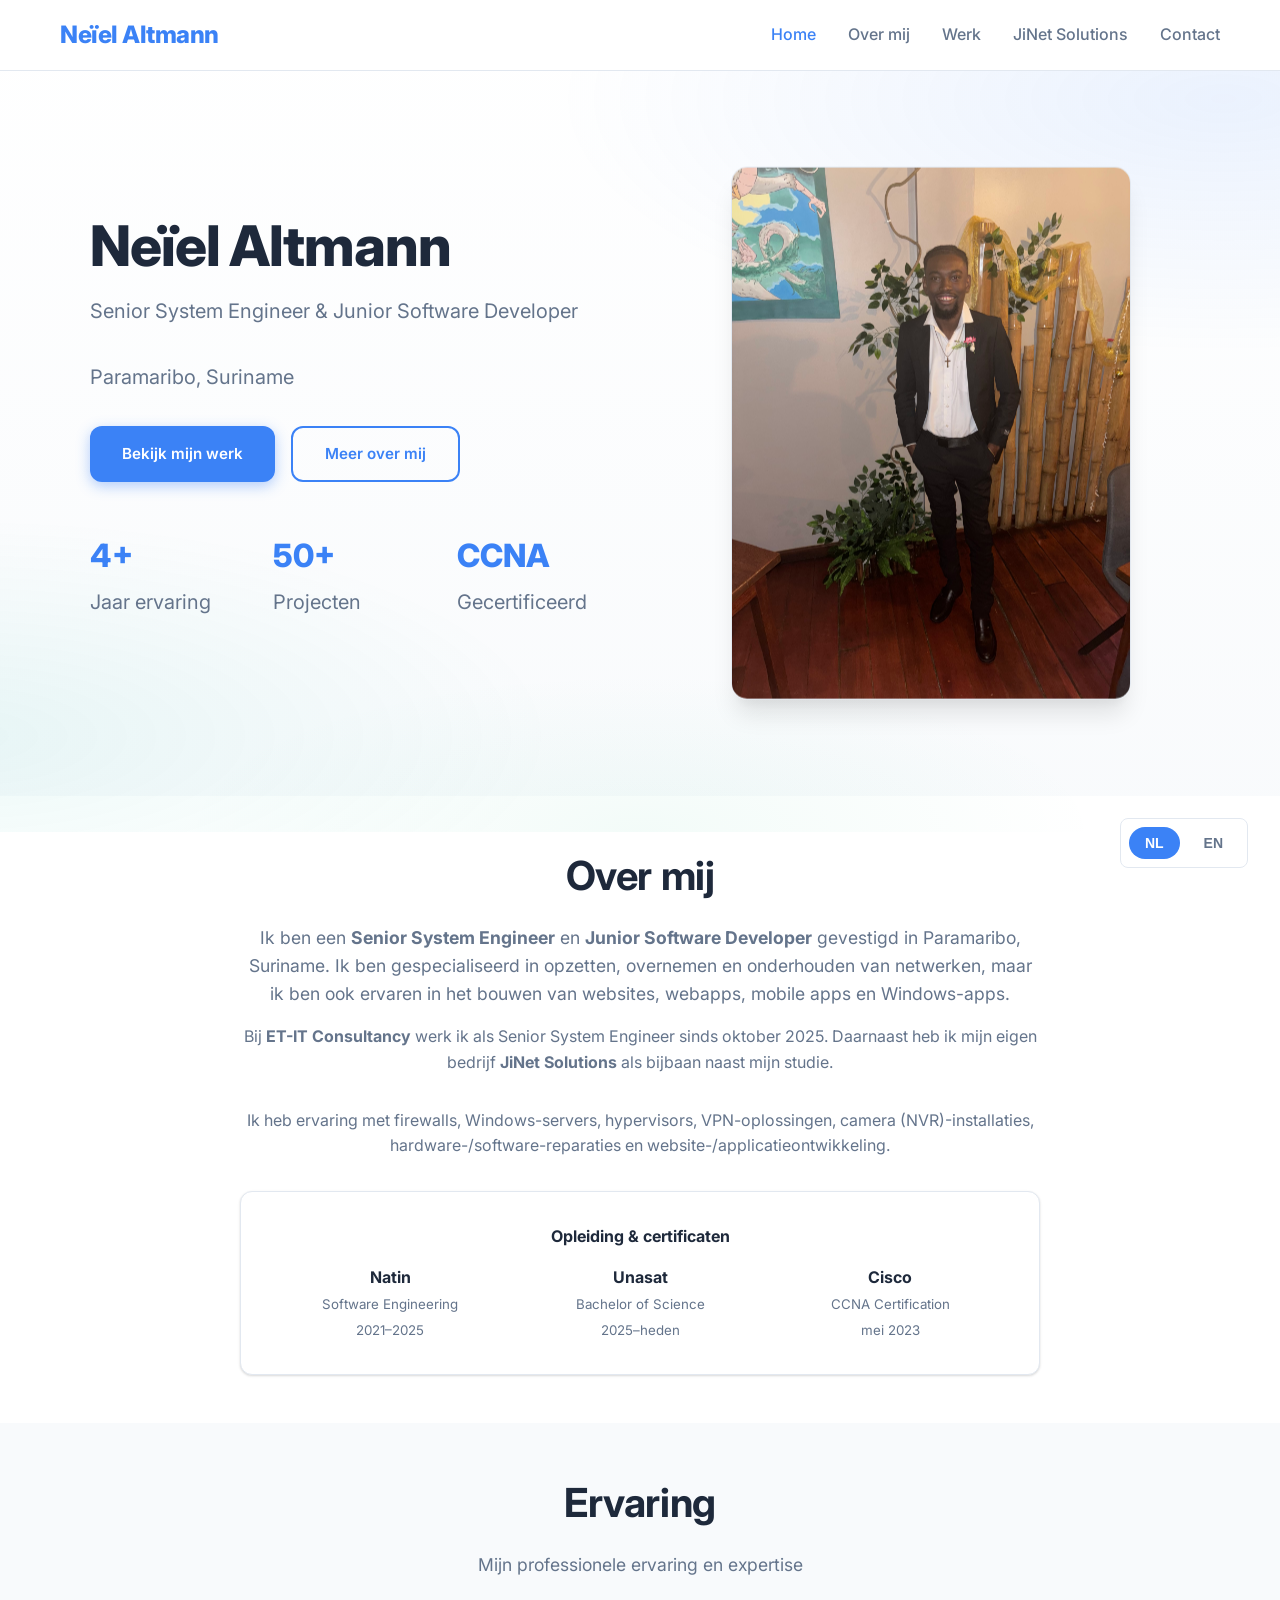
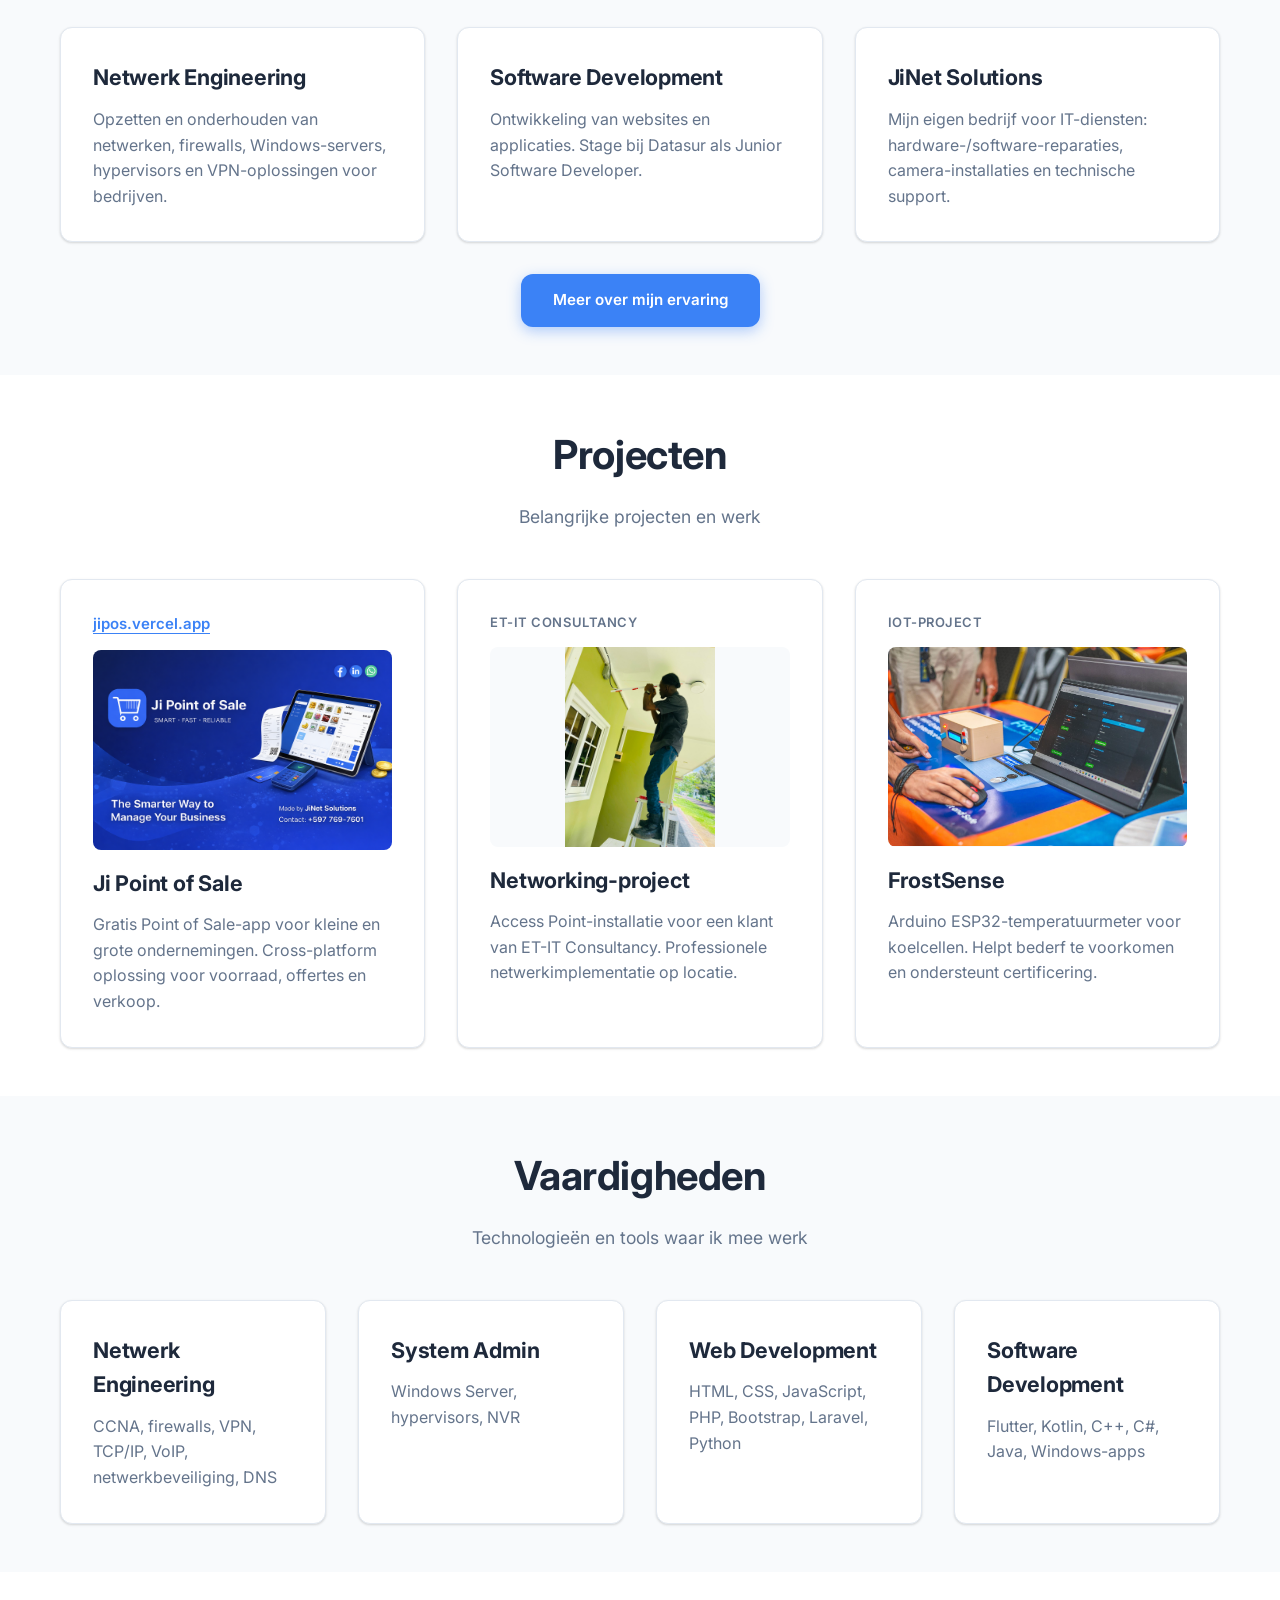
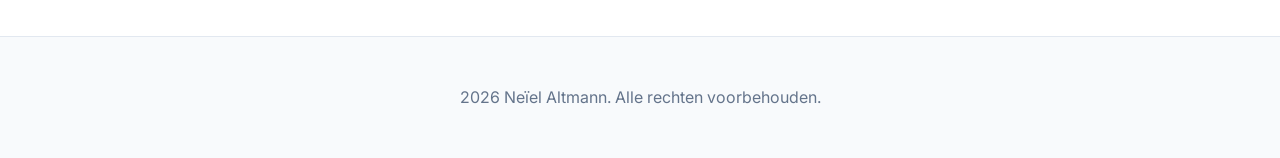
<file: index.html>
<!DOCTYPE html>
<html lang="nl">
<head>
  <meta charset="UTF-8">
  <meta name="viewport" content="width=device-width, initial-scale=1.0">
  <title>Neïel Altmann — Portfolio</title>
  <link rel="stylesheet" href="css/main.css">
</head>
<body data-page="index">

  <nav class="navbar">
    <div class="container nav-container">
      <a href="index.html" class="logo">Neïel Altmann</a>
      <button class="hamburger" aria-label="Toggle menu">
        <span></span>
        <span></span>
        <span></span>
      </button>
      <ul class="nav-links">
        <li><a href="index.html" data-i18n="nav_home">Home</a></li>
        <li><a href="about.html" data-i18n="nav_about">Over mij</a></li>
        <li><a href="work.html" data-i18n="nav_work">Werk</a></li>
        <li><a href="jinet.html" data-i18n="nav_jinet">JiNet Solutions</a></li>
        <li><a href="contact.html" data-i18n="nav_contact">Contact</a></li>
      </ul>
    </div>
  </nav>

  <section class="hero home-hero hero-parallax hero-parallax-intro">
    <div class="container">
      <div class="home-hero-inner">
        <div>
          <h1 class="hero-intro-name" data-i18n="idx_role_title">Neïel Altmann</h1>
          <p class="hero-intro-role" data-i18n="idx_role_sub">Senior System Engineer & Junior Software Developer</p>
          <p class="hero-intro-location" data-i18n="idx_location">Paramaribo, Suriname</p>
          <div class="flex gap-4 hero-actions">
            <a href="work.html" class="btn btn-primary" data-i18n="idx_btn_work">Bekijk mijn werk</a>
            <a href="about.html" class="btn btn-secondary" data-i18n="idx_btn_about">Meer over mij</a>
          </div>
          <div class="hero-stats-grid">
            <div>
              <strong class="hero-stat-num">4+</strong>
              <p class="hero-stat-cap" data-i18n="idx_stat_years">Jaar ervaring</p>
            </div>
            <div>
              <strong class="hero-stat-num">50+</strong>
              <p class="hero-stat-cap" data-i18n="idx_stat_projects">Projecten</p>
            </div>
            <div>
              <strong class="hero-stat-num">CCNA</strong>
              <p class="hero-stat-cap" data-i18n="idx_stat_cert">Gecertificeerd</p>
            </div>
          </div>
        </div>
        <div class="hero-photo-wrap parallax-photo-shell" data-soft-parallax>
          <img src="img/me.jpg" alt="Neïel Altmann" class="hero-photo hero-photo-large parallax-photo-target">
        </div>
      </div>
    </div>
  </section>

  <section class="section section-compact">
    <div class="container">
      <h2 class="section-title" data-i18n="idx_about_title">Over mij</h2>
      <div class="centered-block">
        <p class="card-text intro-lead mb-1 text-center" data-i18n="idx_about_p1" data-i18n-html></p>
        <p class="card-text mb-1 text-center" data-i18n="idx_about_p2" data-i18n-html></p>
        <p class="card-text mt-2 text-center" data-i18n="idx_about_p3"></p>
        <div class="card card-edu-block">
          <h4 class="edu-heading" data-i18n="idx_edu_title">Opleiding & certificaten</h4>
          <div class="grid grid-3 edu-grid-tight">
            <div class="text-center">
              <strong>Natin</strong><br>
              <small class="card-text">Software Engineering<br>2021–2025</small>
            </div>
            <div class="text-center">
              <strong>Unasat</strong><br>
              <small class="card-text">Bachelor of Science<br>2025–heden</small>
            </div>
            <div class="text-center">
              <strong>Cisco</strong><br>
              <small class="card-text">CCNA Certification<br>mei 2023</small>
            </div>
          </div>
        </div>
      </div>
    </div>
  </section>

  <section class="section section-compact section-muted">
    <div class="container">
      <h2 class="section-title" data-i18n="idx_feat_title">Ervaring</h2>
      <p class="section-subtitle" data-i18n="idx_feat_sub">Mijn professionele ervaring en expertise</p>
      <div class="grid grid-3">
        <div class="card">
          <h3 class="card-title" data-i18n="idx_card_net_title">Netwerk Engineering</h3>
          <p class="card-text" data-i18n="idx_card_net_desc">Opzetten en onderhouden van netwerken, firewalls, Windows servers, Hypervisors en VPN-oplossingen voor bedrijven.</p>
        </div>
        <div class="card">
          <h3 class="card-title" data-i18n="idx_card_soft_title">Software Development</h3>
          <p class="card-text" data-i18n="idx_card_soft_desc">Ontwikkeling van websites en applicaties. Stage bij Datasur als Junior Software Developer.</p>
        </div>
        <div class="card">
          <h3 class="card-title" data-i18n="idx_card_jinet_title">JiNet Solutions</h3>
          <p class="card-text" data-i18n="idx_card_jinet_desc">Mijn eigen bedrijf voor IT-diensten: hardware/software reparaties, camera installaties en technische support.</p>
        </div>
      </div>
      <div class="flex justify-center mt-2">
        <a href="about.html" class="btn btn-primary" data-i18n="idx_feat_more">Meer over mijn ervaring</a>
      </div>
    </div>
  </section>

  <section class="section section-compact">
    <div class="container">
      <h2 class="section-title" data-i18n="idx_projects_title">Projecten</h2>
      <p class="section-subtitle" data-i18n="idx_projects_sub">Belangrijke projecten en werk</p>
      <div class="grid grid-3">
        <div class="card card-feature">
          <a href="https://jipos.vercel.app" target="_blank" rel="noopener noreferrer" class="project-card-url-top" data-i18n="idx_proj_jipos_btn">jipos.vercel.app</a>
          <img src="img/project-jipos.jpg" alt="" class="project-thumb project-thumb-fit">
          <h3 class="card-title" data-i18n="idx_proj_jipos_title">Ji Point of Sale</h3>
          <p class="card-text card-text-grow" data-i18n="idx_proj_jipos_desc">Gratis Point of Sale app voor kleine en grote ondernemingen.</p>
        </div>
        <div class="card card-feature">
          <span class="project-card-kicker" data-i18n="idx_proj_net_tag">ET-IT Consultancy</span>
          <img src="img/project-network-ap.jpg" alt="" class="project-thumb project-thumb-fit">
          <h3 class="card-title" data-i18n="idx_proj_net_title">Networking-project</h3>
          <p class="card-text card-text-grow" data-i18n="idx_proj_net_desc">Access Point-installatie voor ET-IT Consultancy klant.</p>
        </div>
        <div class="card card-feature">
          <span class="project-card-kicker" data-i18n="idx_proj_frost_tag">IoT-project</span>
          <img src="img/project-frostsense.jpg" alt="" class="project-thumb project-thumb-fit">
          <h3 class="card-title" data-i18n="idx_proj_frost_title">FrostSense</h3>
          <p class="card-text card-text-grow" data-i18n="idx_proj_frost_desc">Arduino ESP32 temperatuur meter voor koelcellen.</p>
        </div>
      </div>
    </div>
  </section>

  <section class="section section-compact section-muted">
    <div class="container">
      <h2 class="section-title" data-i18n="idx_skills_title">Vaardigheden</h2>
      <p class="section-subtitle" data-i18n="idx_skills_sub">Technologieën en tools waar ik mee werk</p>
      <div class="grid grid-4">
        <div class="card">
          <h3 class="card-title" data-i18n="idx_skill_net_title">Netwerk Engineering</h3>
          <p class="card-text" data-i18n="idx_skill_net_body">CCNA, Firewalls, VPN, TCP/IP, VoIP, Network Security, DNS</p>
        </div>
        <div class="card">
          <h3 class="card-title" data-i18n="idx_skill_sys_title">System Admin</h3>
          <p class="card-text" data-i18n="idx_skill_sys_body">Windows Server, Hypervisors, NVR</p>
        </div>
        <div class="card">
          <h3 class="card-title" data-i18n="idx_skill_web_title">Web Development</h3>
          <p class="card-text" data-i18n="idx_skill_web_body">HTML, CSS, JavaScript, PHP, Bootstrap, Laravel, Python</p>
        </div>
        <div class="card">
          <h3 class="card-title" data-i18n="idx_skill_dev_title">Software Development</h3>
          <p class="card-text" data-i18n="idx_skill_dev_body">Flutter, Kotlin, C++, C#, Java, Windows Apps</p>
        </div>
      </div>
    </div>
  </section>

  <footer class="footer">
    <div class="container">
      <p data-i18n="footer_copyright">2026 Neïel Altmann. Alle rechten voorbehouden.</p>
    </div>
  </footer>

  <div class="lang-toggle">
    <button type="button" id="lang-nl" class="lang-btn active">NL</button>
    <button type="button" id="lang-en" class="lang-btn">EN</button>
  </div>

  <script src="js/translations.js"></script>
  <script src="js/main.js"></script>
</body>
</html>
</file>
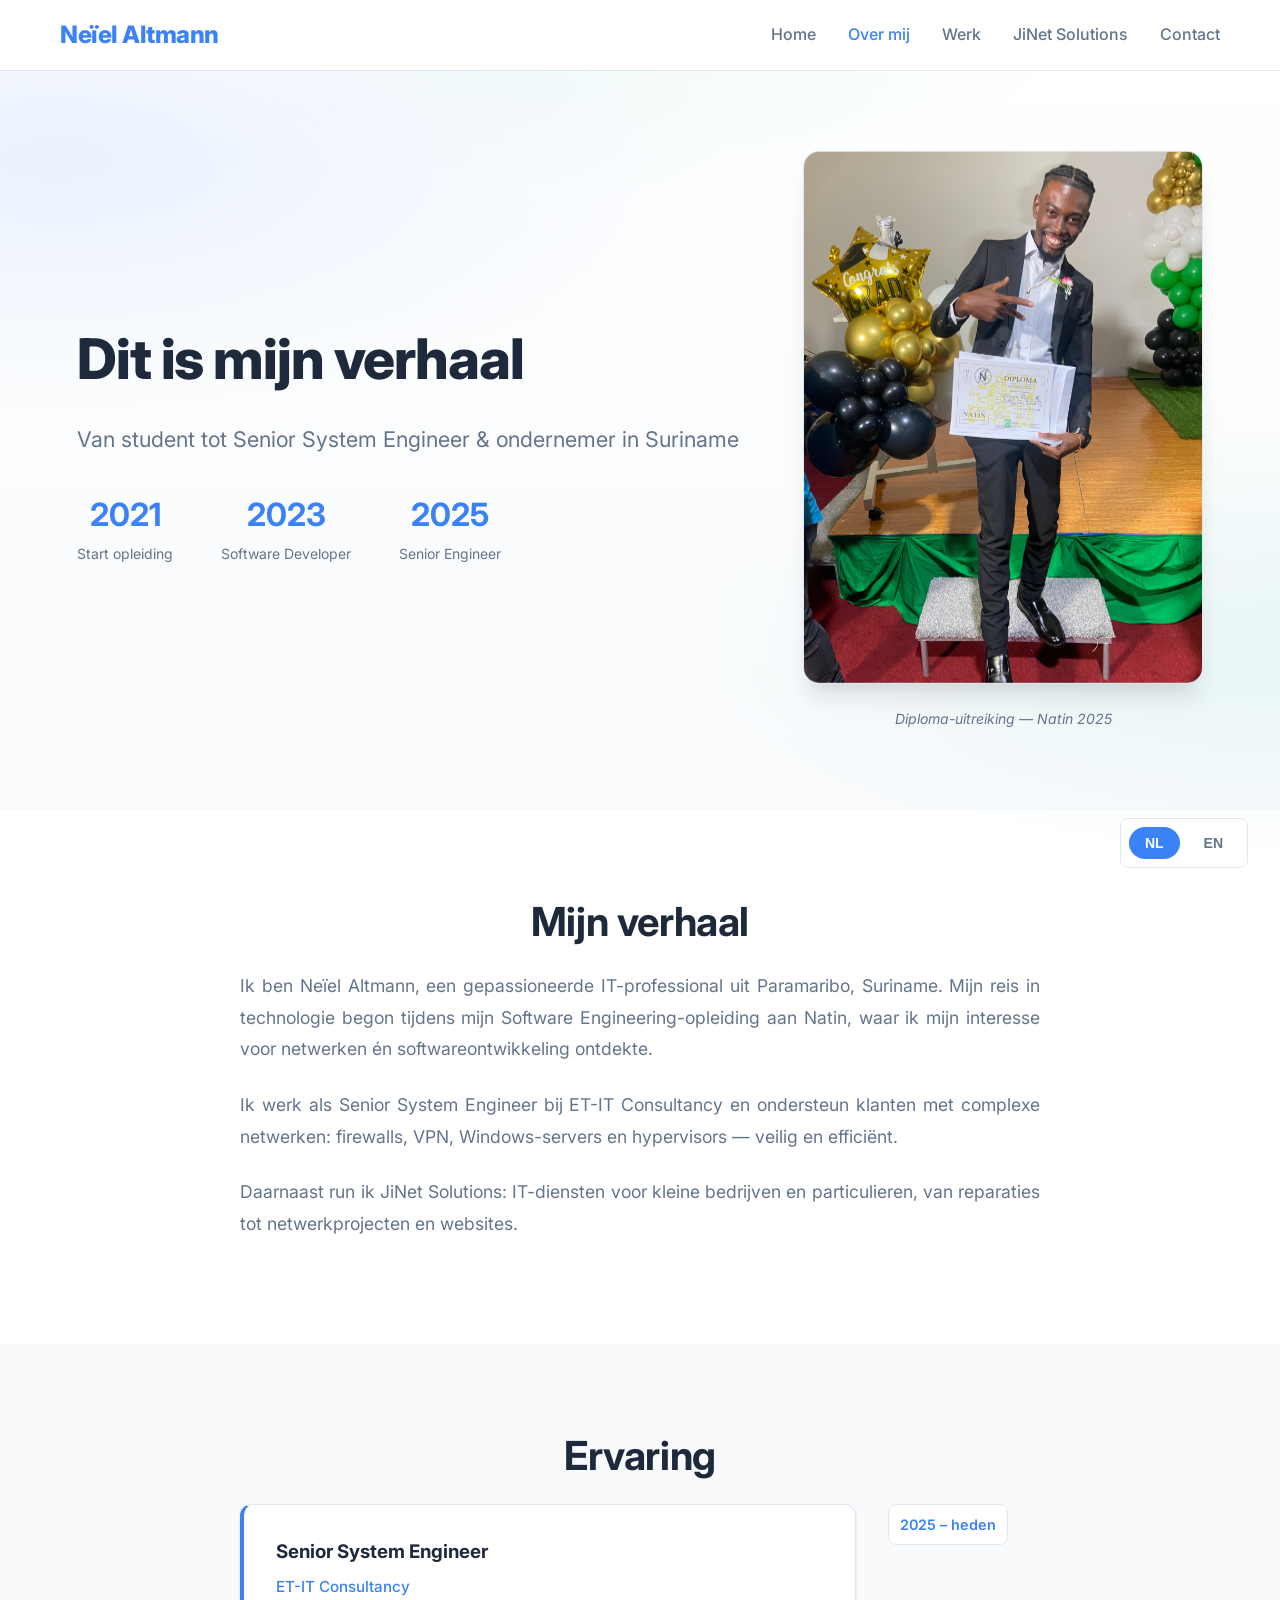
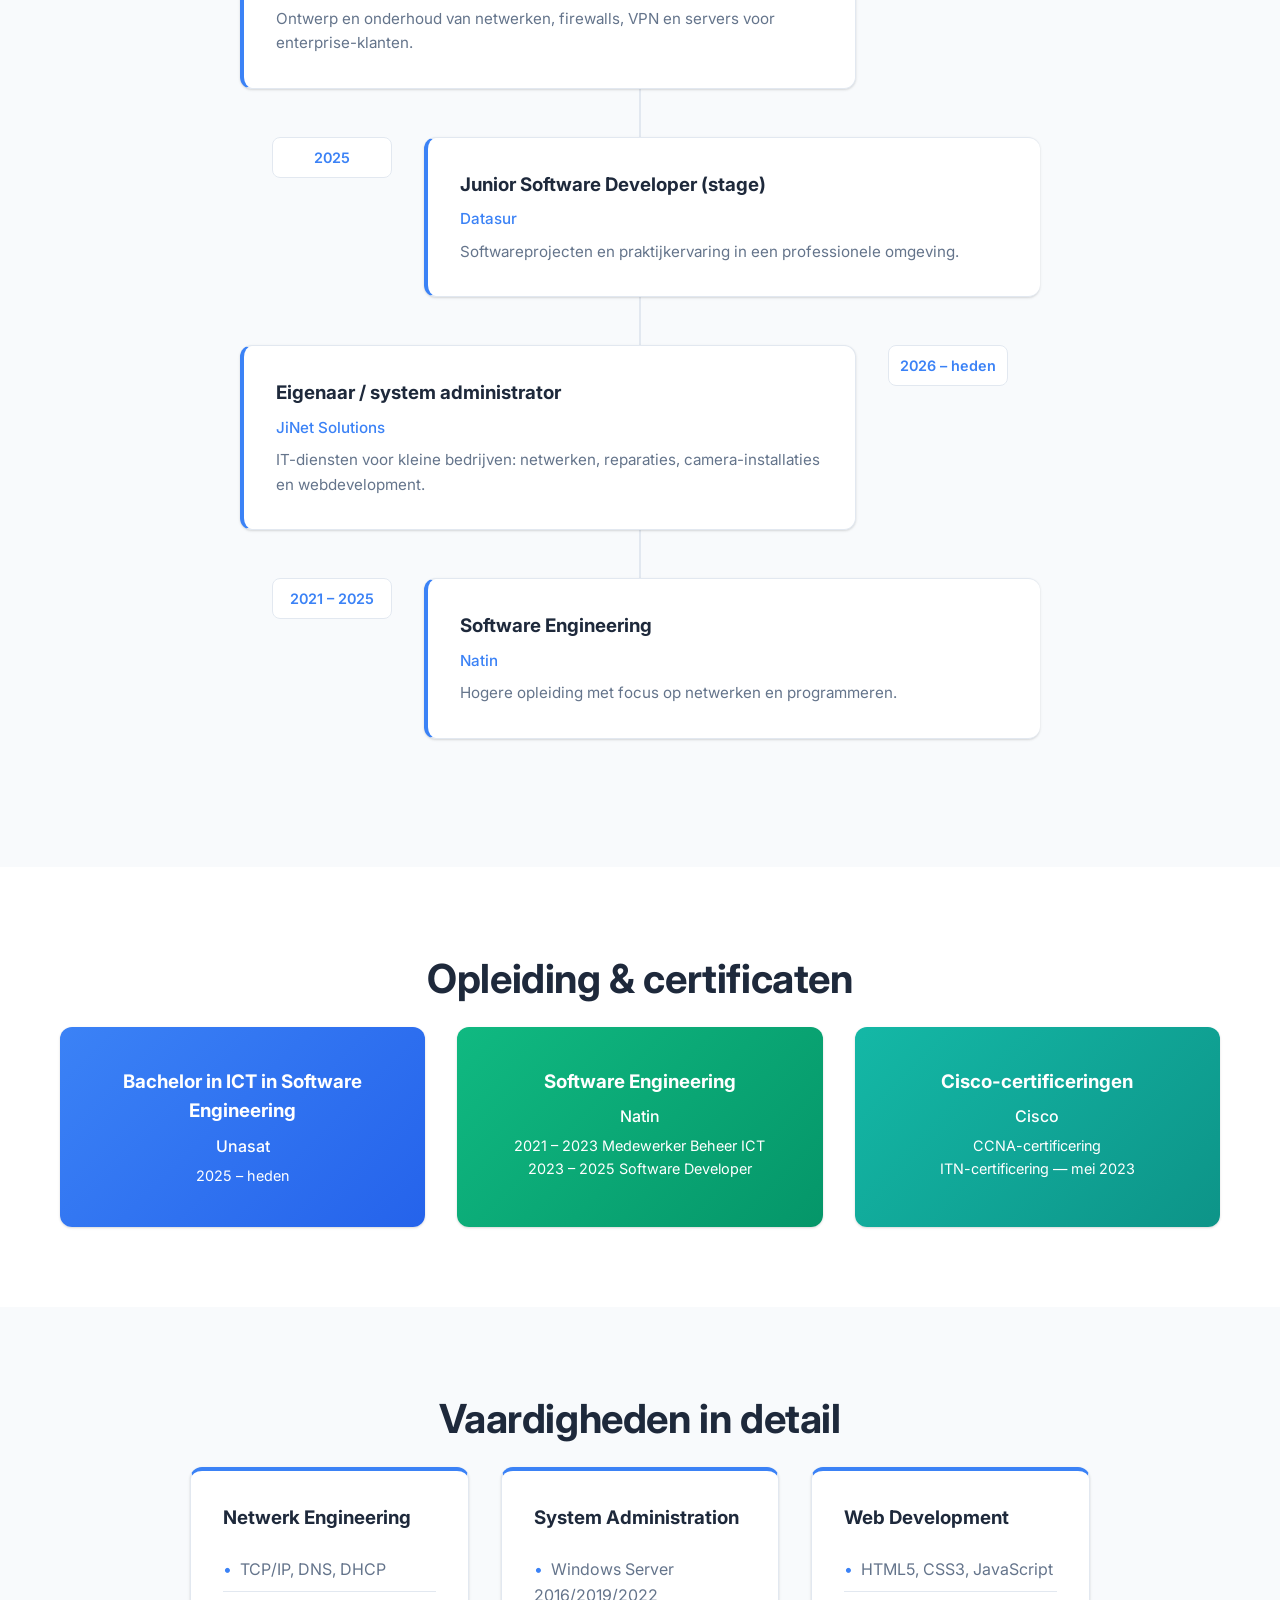
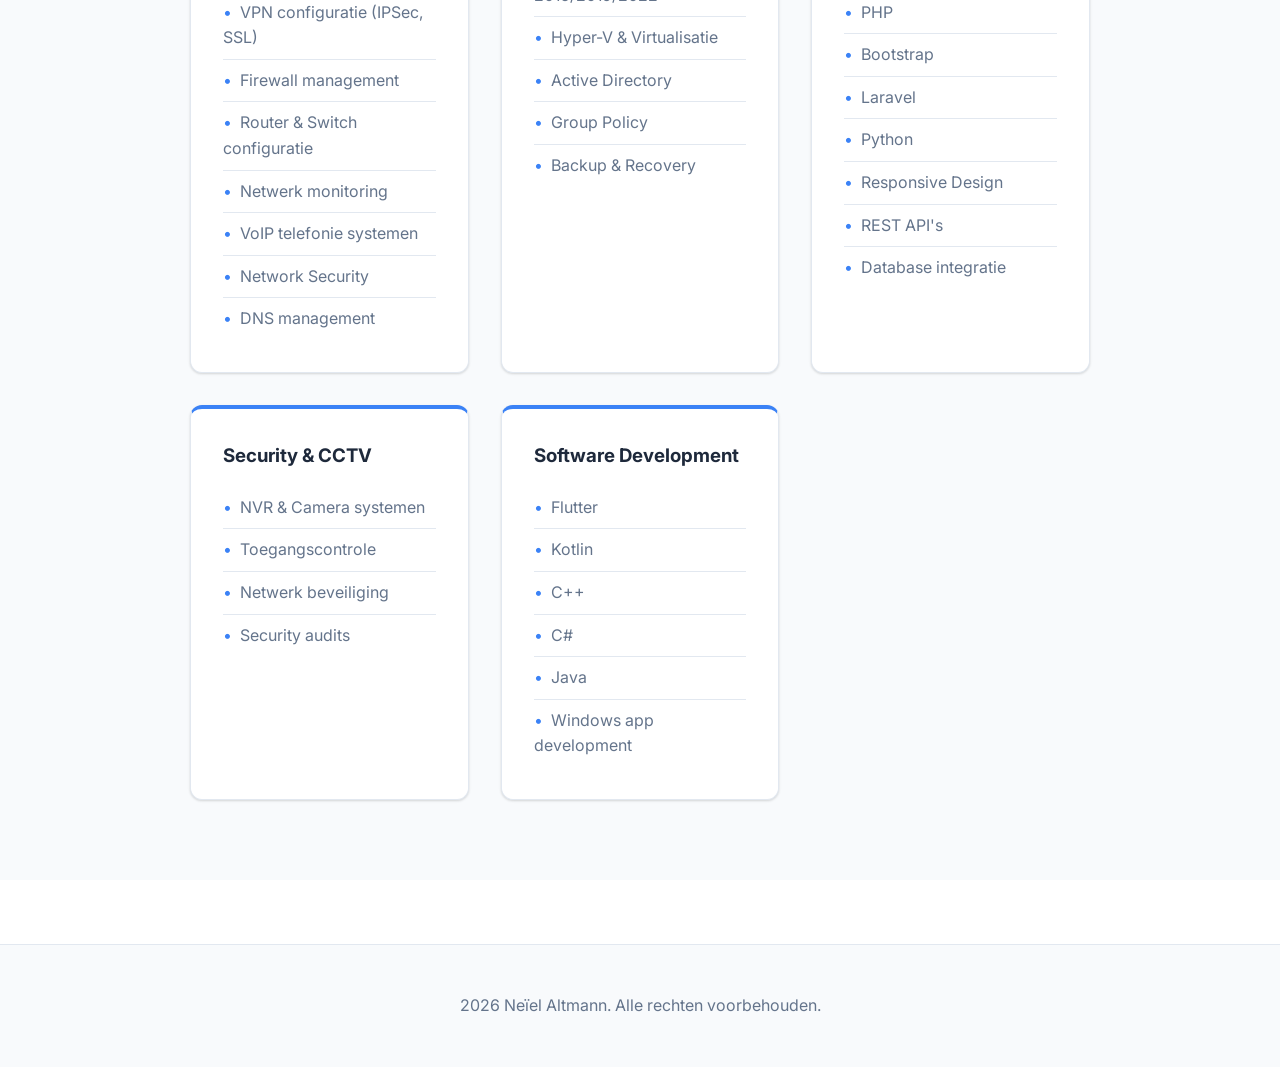
<file: about.html>
<!DOCTYPE html>
<html lang="nl">
<head>
  <meta charset="UTF-8">
  <meta name="viewport" content="width=device-width, initial-scale=1.0">
  <title>Over mij — Neïel Altmann</title>
  <link rel="stylesheet" href="css/main.css">
  <link rel="stylesheet" href="css/about.css">
</head>
<body data-page="about">

  <nav class="navbar">
    <div class="container nav-container">
      <a href="index.html" class="logo">Neïel Altmann</a>
      <button class="hamburger" aria-label="Toggle menu">
        <span></span>
        <span></span>
        <span></span>
      </button>
      <ul class="nav-links">
        <li><a href="index.html" data-i18n="nav_home">Home</a></li>
        <li><a href="about.html" data-i18n="nav_about">Over mij</a></li>
        <li><a href="work.html" data-i18n="nav_work">Werk</a></li>
        <li><a href="jinet.html" data-i18n="nav_jinet">JiNet Solutions</a></li>
        <li><a href="contact.html" data-i18n="nav_contact">Contact</a></li>
      </ul>
    </div>
  </nav>

  <section class="about-hero hero-parallax hero-parallax-intro">
    <div class="about-hero-content">
      <div class="about-hero-text">
        <h1 data-i18n="ab_hero_title">Dit is mijn verhaal</h1>
        <p class="lead" data-i18n="ab_hero_lead">Van student tot Senior System Engineer & ondernemer in Suriname</p>
        <div class="hero-stats">
          <div class="stat">
            <span class="stat-number">2021</span>
            <span class="stat-label" data-i18n="ab_stat_start">Start opleiding</span>
          </div>
          <div class="stat">
            <span class="stat-number">2023</span>
            <span class="stat-label" data-i18n="ab_stat_jinet">Software Developer</span>
          </div>
          <div class="stat">
            <span class="stat-number">2025</span>
            <span class="stat-label" data-i18n="ab_stat_senior">Senior Engineer</span>
          </div>
        </div>
      </div>
      <div class="about-hero-image parallax-photo-shell" data-soft-parallax>
        <img src="img/uitreiking.jpg" alt="Neïel Altmann" class="about-photo parallax-photo-target">
        <p class="photo-caption" data-i18n="ab_cap_grad">Diploma-uitreiking — Natin 2025</p>
      </div>
    </div>
  </section>

  <section class="section">
    <div class="container">
      <h2 class="section-title" data-i18n="ab_story_title">Mijn Verhaal</h2>
      <div class="story-content">
        <p class="story-text" data-i18n="ab_story_p1"></p>
        <p class="story-text" data-i18n="ab_story_p2"></p>
        <p class="story-text" data-i18n="ab_story_p3"></p>
      </div>
    </div>
  </section>

  <section class="section section-muted">
    <div class="container">
      <h2 class="section-title" data-i18n="ab_exp_title">Ervaring</h2>
      <div class="timeline">
        <div class="timeline-item">
          <div class="timeline-date" data-i18n="ab_tl_d1">2025 – heden</div>
          <div class="timeline-content">
            <h3 data-i18n="ab_tl_r1">Senior System Engineer</h3>
            <p class="company">ET-IT Consultancy</p>
            <p data-i18n="ab_tl_b1"></p>
          </div>
        </div>
        <div class="timeline-item">
          <div class="timeline-date" data-i18n="ab_tl_d2">2025</div>
          <div class="timeline-content">
            <h3 data-i18n="ab_tl_r2">Junior Software Developer (Stage)</h3>
            <p class="company">Datasur</p>
            <p data-i18n="ab_tl_b2"></p>
          </div>
        </div>
        <div class="timeline-item">
          <div class="timeline-date" data-i18n="ab_tl_d3">2026 – heden</div>
          <div class="timeline-content">
            <h3 data-i18n="ab_tl_r3">Software Developer</h3>
            <p class="company" data-i18n="ab_tl_co3">JiNet Solutions</p>
            <p data-i18n="ab_tl_b3"></p>
          </div>
        </div>
        <div class="timeline-item">
          <div class="timeline-date" data-i18n="ab_tl_d4">2021 – 2025</div>
          <div class="timeline-content">
            <h3 data-i18n="ab_tl_r4">Software Engineering</h3>
            <p class="company">Natin</p>
            <p data-i18n="ab_tl_b4"></p>
          </div>
        </div>
      </div>
    </div>
  </section>

  <section class="section">
    <div class="container">
      <h2 class="section-title" data-i18n="ab_edu_title">Opleiding & Certificaten</h2>
      <div class="grid grid-3">
        <div class="card cert-card">
          <h3 data-i18n="ab_cert_bsc">Bachelor in ICT in Software Engineering</h3>
          <p class="institution">Unasat</p>
          <p class="year" data-i18n="ab_cert_unasat_year">2025 – heden</p>
        </div>
        <div class="card cert-card">
          <h3 data-i18n="ab_cert_se">Software Engineering</h3>
          <p class="institution">Natin</p>
          <p class="year" data-i18n="ab_cert_natin_line1"></p>
          <p class="year" data-i18n="ab_cert_natin_line2"></p>
        </div>
        <div class="card cert-card">
          <h3 data-i18n="ab_cert_cisco">Cisco Certifications</h3>
          <p class="institution">Cisco</p>
          <p class="year" data-i18n="ab_cert_ccna"></p>
          <p class="year" data-i18n="ab_cert_itn"></p>
        </div>
      </div>
    </div>
  </section>

  <section class="section section-muted">
    <div class="container">
      <h2 class="section-title" data-i18n="ab_detail_title">Vaardigheden in Detail</h2>
      <div class="skills-detail">
        <div class="skill-category">
          <h3>Netwerk Engineering</h3>
          <ul>
            <li>TCP/IP, DNS, DHCP</li>
            <li>VPN configuratie (IPSec, SSL)</li>
            <li>Firewall management</li>
            <li>Router & Switch configuratie</li>
            <li>Netwerk monitoring</li>
            <li>VoIP telefonie systemen</li>
            <li>Network Security</li>
            <li>DNS management</li>
          </ul>
        </div>
        <div class="skill-category">
          <h3>System Administration</h3>
          <ul>
            <li>Windows Server 2016/2019/2022</li>
            <li>Hyper-V & Virtualisatie</li>
            <li>Active Directory</li>
            <li>Group Policy</li>
            <li>Backup & Recovery</li>
          </ul>
        </div>
        <div class="skill-category">
          <h3>Web Development</h3>
          <ul>
            <li>HTML5, CSS3, JavaScript</li>
            <li>PHP</li>
            <li>Bootstrap</li>
            <li>Laravel</li>
            <li>Python</li>
            <li>Responsive Design</li>
            <li>REST API's</li>
            <li>Database integratie</li>
          </ul>
        </div>
        <div class="skill-category">
          <h3>Security & CCTV</h3>
          <ul>
            <li>NVR & Camera systemen</li>
            <li>Toegangscontrole</li>
            <li>Netwerk beveiliging</li>
            <li>Security audits</li>
          </ul>
        </div>
        <div class="skill-category">
          <h3>Software Development</h3>
          <ul>
            <li>Flutter</li>
            <li>Kotlin</li>
            <li>C++</li>
            <li>C#</li>
            <li>Java</li>
            <li>Windows app development</li>
          </ul>
        </div>
      </div>
    </div>
  </section>

  <footer class="footer">
    <div class="container">
      <p data-i18n="footer_copyright">2026 Neïel Altmann. Alle rechten voorbehouden.</p>
    </div>
  </footer>

  <div class="lang-toggle">
    <button type="button" id="lang-nl" class="lang-btn active">NL</button>
    <button type="button" id="lang-en" class="lang-btn">EN</button>
  </div>

  <script src="js/translations.js"></script>
  <script src="js/main.js"></script>
  <script src="js/about.js"></script>
</body>
</html>
</file>
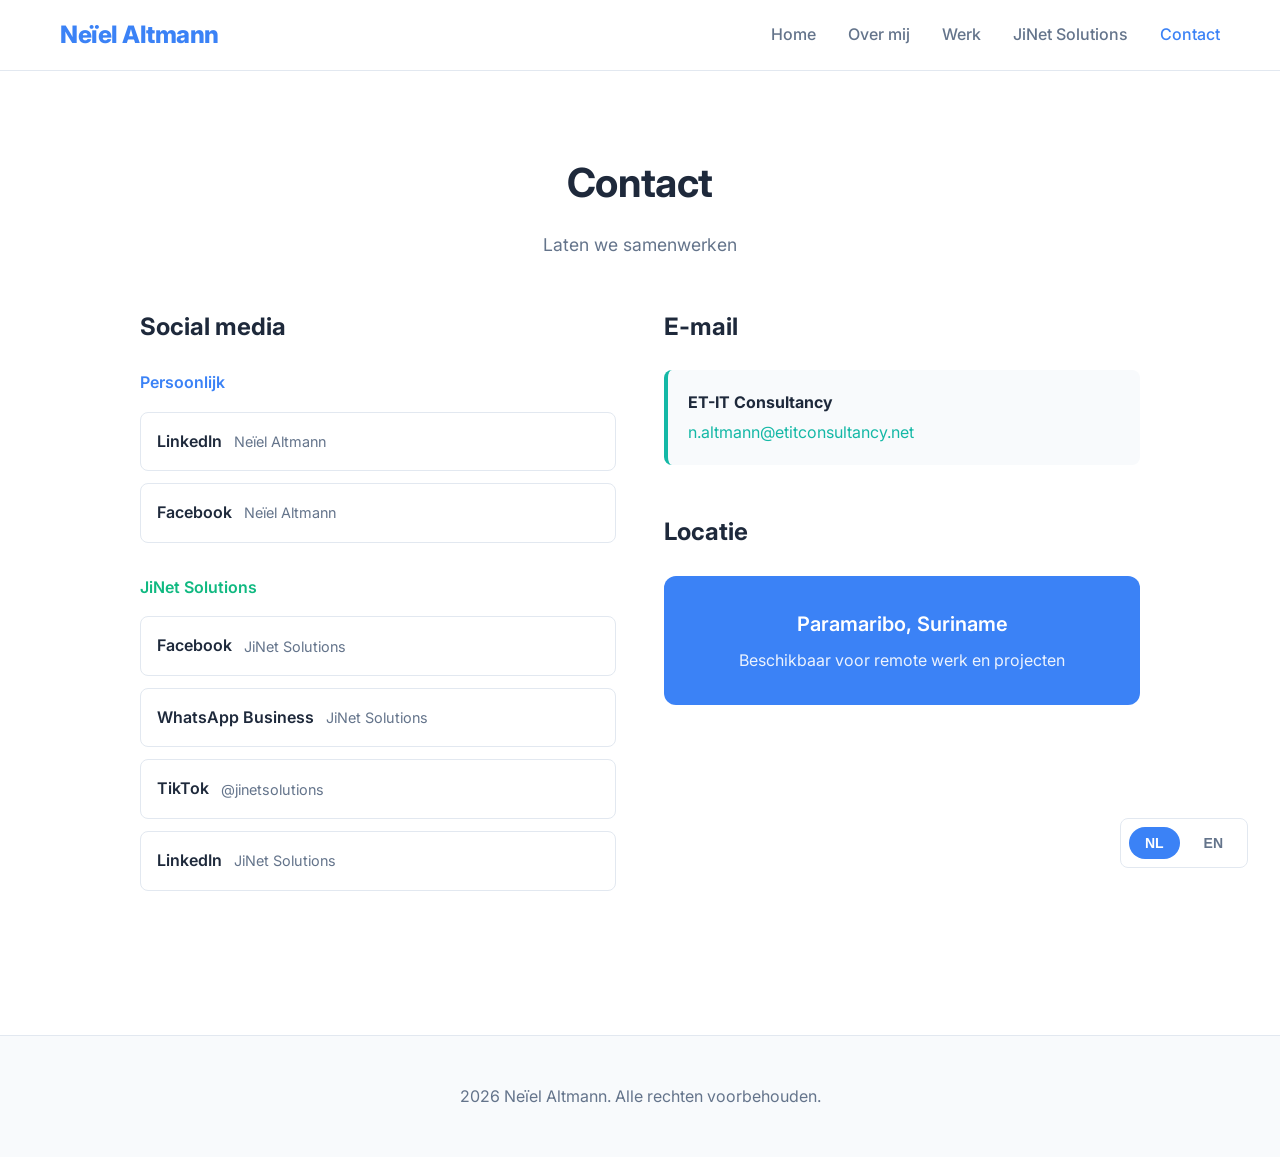
<file: contact.html>
<!DOCTYPE html>
<html lang="nl">
<head>
  <meta charset="UTF-8">
  <meta name="viewport" content="width=device-width, initial-scale=1.0">
  <title>Contact — Neïel Altmann</title>
  <link rel="stylesheet" href="css/main.css">
  <link rel="stylesheet" href="css/contact.css">
</head>
<body data-page="contact">

  <nav class="navbar">
    <div class="container nav-container">
      <a href="index.html" class="logo">Neïel Altmann</a>
      <button class="hamburger" aria-label="Toggle menu">
        <span></span>
        <span></span>
        <span></span>
      </button>
      <ul class="nav-links">
        <li><a href="index.html" data-i18n="nav_home">Home</a></li>
        <li><a href="about.html" data-i18n="nav_about">Over mij</a></li>
        <li><a href="work.html" data-i18n="nav_work">Werk</a></li>
        <li><a href="jinet.html" data-i18n="nav_jinet">JiNet Solutions</a></li>
        <li><a href="contact.html" data-i18n="nav_contact">Contact</a></li>
      </ul>
    </div>
  </nav>

  <section class="section">
    <div class="container">
      <h2 class="section-title" data-i18n="ct_title">Contact</h2>
      <p class="section-subtitle" data-i18n="ct_sub">Laten we samenwerken</p>

      <div class="contact-layout">
        <div>
          <h3 class="contact-col-title" data-i18n="ct_social_heading">Social media</h3>

          <div class="social-stack-spaced">
            <h4 class="contact-subheading-blue" data-i18n="ct_personal_heading">Persoonlijk</h4>
            <div class="social-stack">
              <a href="https://www.linkedin.com/in/ne%C3%AFel-altmann-74a83822a/" target="_blank" rel="noopener noreferrer" class="social-link-card">
                <span class="social-link-name" data-i18n="ct_platform_linkedin">LinkedIn</span>
                <span class="social-link-meta">Neïel Altmann</span>
              </a>
              <a href="https://www.facebook.com/neielaltmann/" target="_blank" rel="noopener noreferrer" class="social-link-card">
                <span class="social-link-name" data-i18n="ct_platform_facebook">Facebook</span>
                <span class="social-link-meta">Neïel Altmann</span>
              </a>
            </div>
          </div>

          <div>
            <h4 class="contact-subheading-green" data-i18n="ct_jinet_heading">JiNet Solutions</h4>
            <div class="social-stack">
              <a href="https://www.facebook.com/profile.php?id=61586058734221&mibextid=wwXIfr&rdid=hoWfJXpCtAHpXSF2#" target="_blank" rel="noopener noreferrer" class="social-link-card">
                <span class="social-link-name" data-i18n="ct_platform_facebook">Facebook</span>
                <span class="social-link-meta">JiNet Solutions</span>
              </a>
              <a href="https://api.whatsapp.com/send?phone=5977697601&token=eyJhbGciOiJFUzI1NiIsInR5cCI6IkpXVCIsImtpZCI6IjEyNSJ9.[base64].Sj3BoA-ux_AVOK5yvgAWmwh5nCgWGz_JQYQ1BxAk1KwtucACi2nii5jTtUyAuynTChPnsGz5kpOOw1f7-x4Pkw" target="_blank" rel="noopener noreferrer" class="social-link-card">
                <span class="social-link-name" data-i18n="ct_platform_whatsapp_bus">WhatsApp Business</span>
                <span class="social-link-meta">JiNet Solutions</span>
              </a>
              <a href="https://www.tiktok.com/@jinetsolutions?_r=1&_t=ZS-962OMUrpreB" target="_blank" rel="noopener noreferrer" class="social-link-card">
                <span class="social-link-name" data-i18n="ct_platform_tiktok">TikTok</span>
                <span class="social-link-meta">@jinetsolutions</span>
              </a>
              <a href="https://www.linkedin.com/in/ne%C3%AFel-altmann-74a83822a/" target="_blank" rel="noopener noreferrer" class="social-link-card">
                <span class="social-link-name" data-i18n="ct_platform_linkedin">LinkedIn</span>
                <span class="social-link-meta">JiNet Solutions</span>
              </a>
            </div>
          </div>
        </div>

        <div>
          <h3 class="contact-col-title" data-i18n="ct_email_heading">E-mail</h3>

          <div class="email-stack">
            <div class="email-row teal">
              <strong class="email-row-label" data-i18n="ct_email_etit">ET-IT Consultancy</strong>
              <a href="mailto:n.altmann@etitconsultancy.net">n.altmann@etitconsultancy.net</a>
            </div>
          </div>

          <h3 class="contact-col-title mb-1" data-i18n="ct_location_heading">Locatie</h3>
          <div class="location-banner">
            <p class="location-banner-title" data-i18n="ct_location_city">Paramaribo, Suriname</p>
            <p class="location-banner-note" data-i18n="ct_remote_note">Beschikbaar voor remote werk en projecten</p>
          </div>
        </div>
      </div>
    </div>
  </section>

  <footer class="footer">
    <div class="container">
      <p data-i18n="footer_copyright">2026 Neïel Altmann. Alle rechten voorbehouden.</p>
    </div>
  </footer>

  <div class="lang-toggle">
    <button type="button" id="lang-nl" class="lang-btn active">NL</button>
    <button type="button" id="lang-en" class="lang-btn">EN</button>
  </div>

  <script src="js/translations.js"></script>
  <script src="js/main.js"></script>
  <script src="js/contact.js"></script>
</body>
</html>
</file>
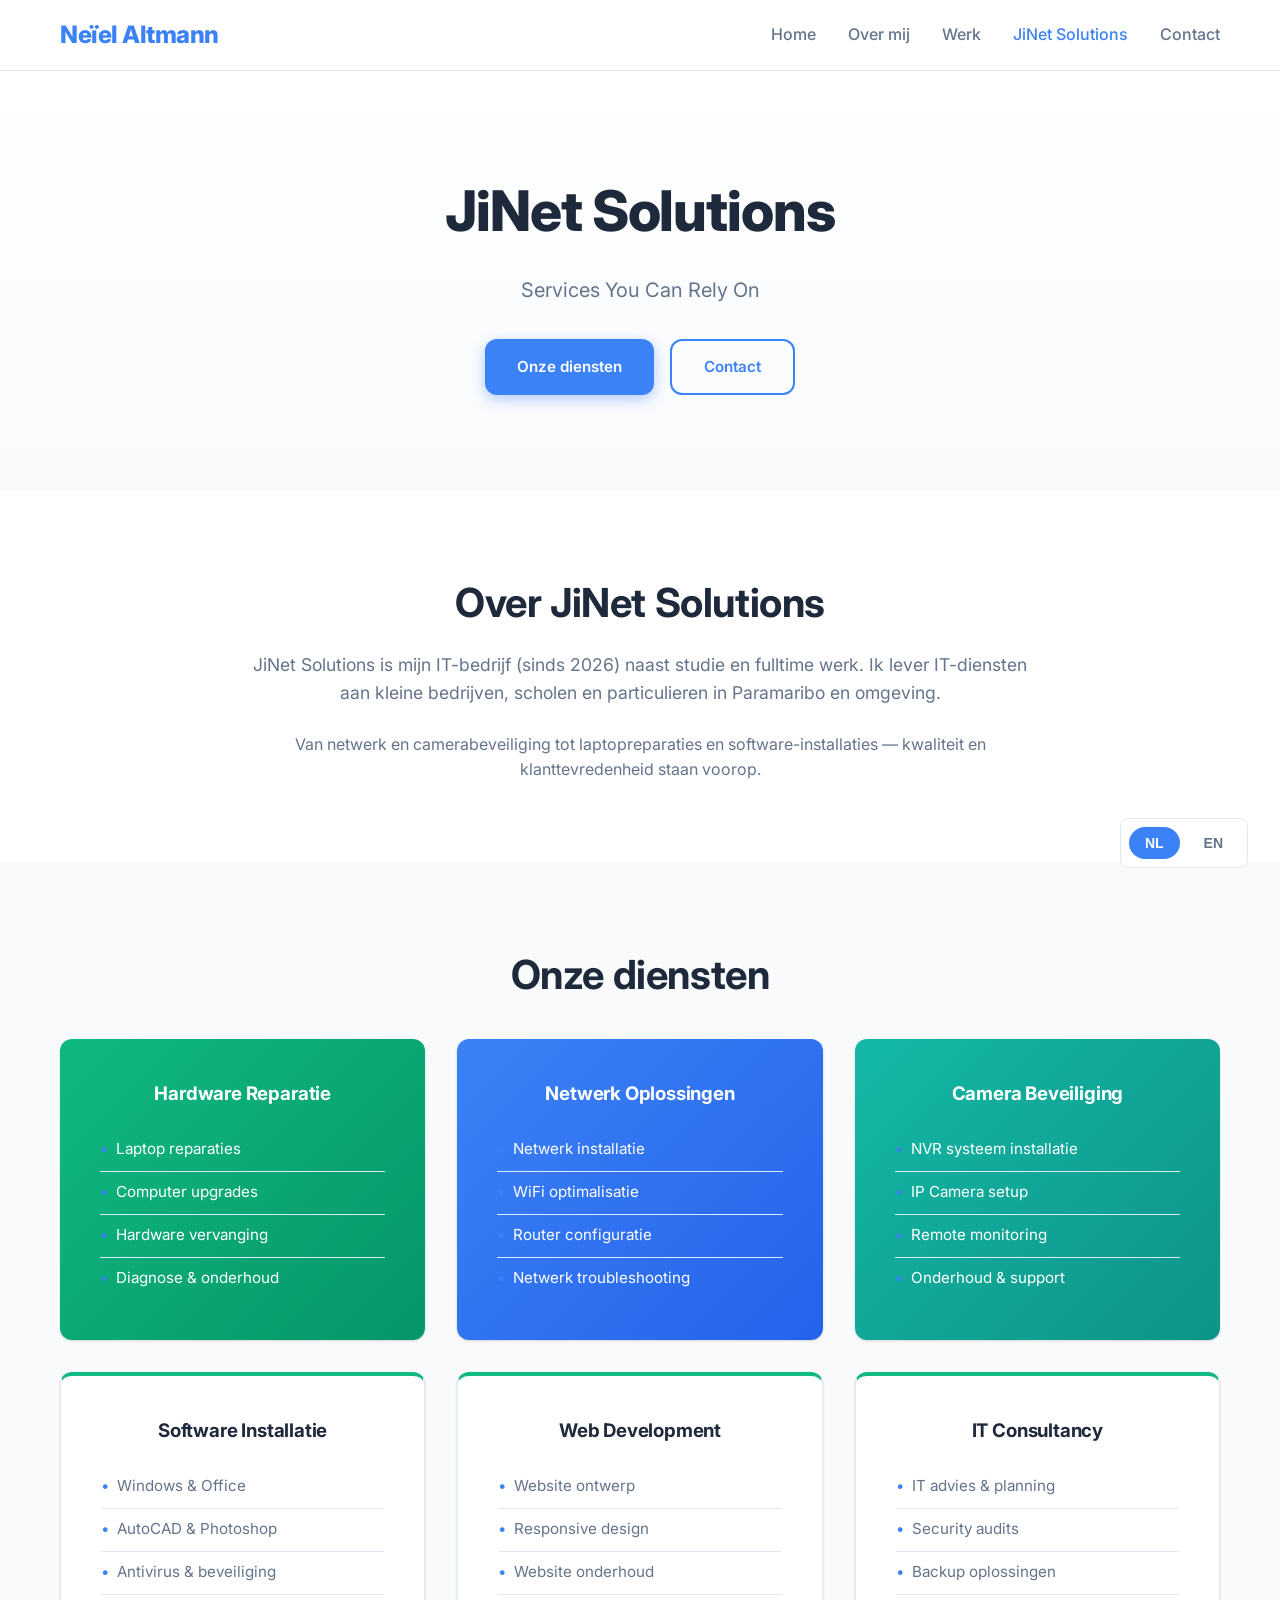
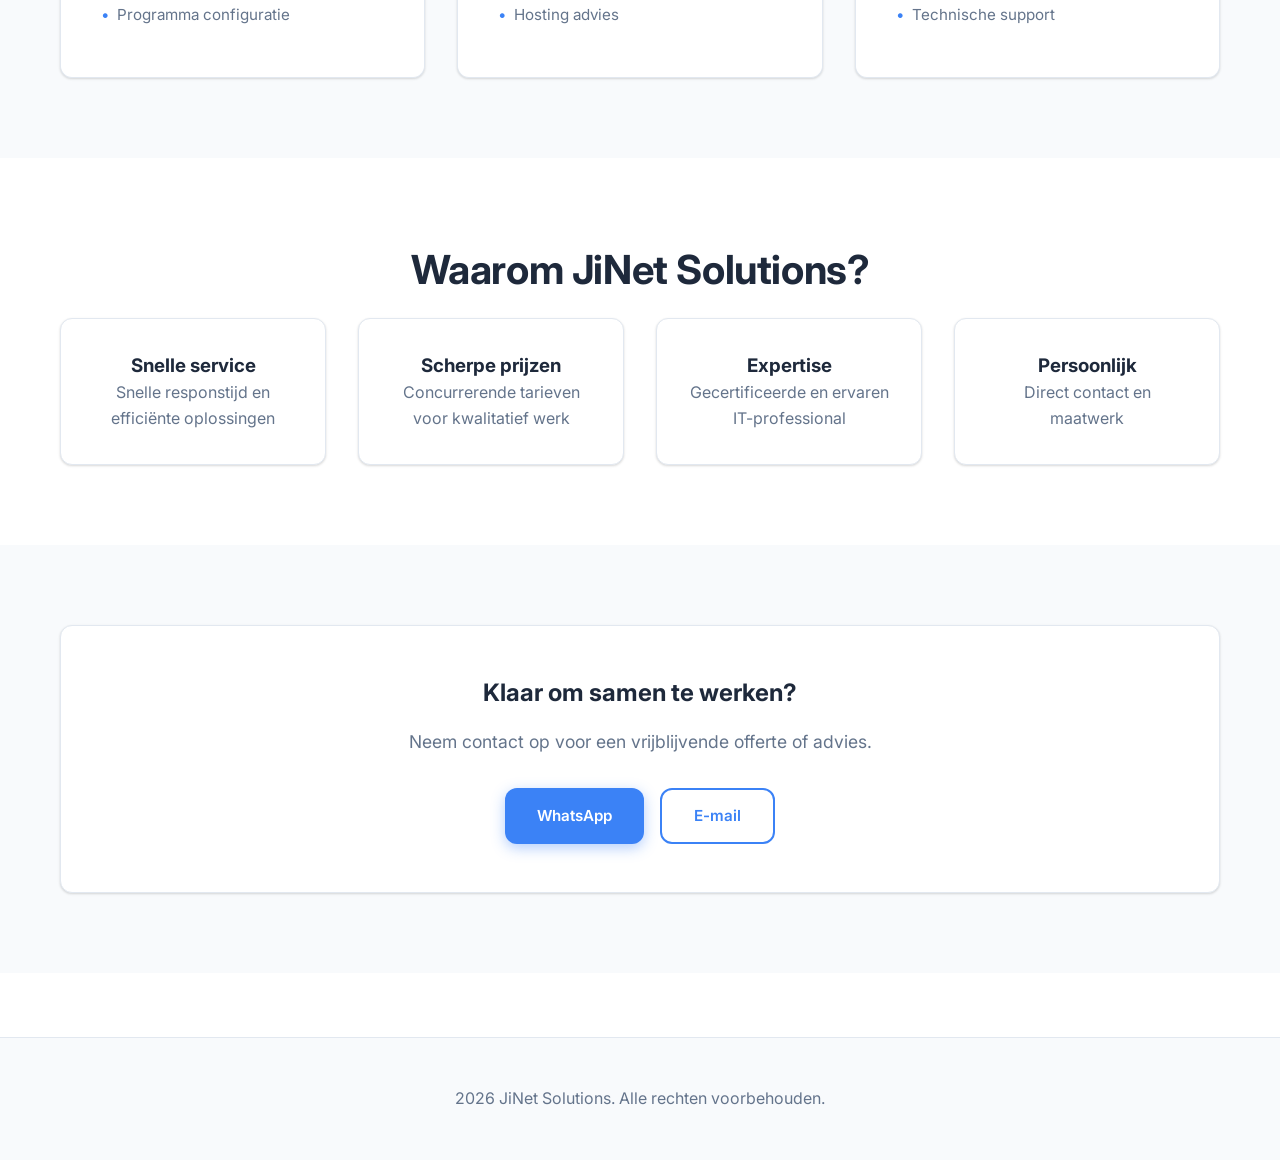
<file: jinet.html>
<!DOCTYPE html>
<html lang="nl">
<head>
  <meta charset="UTF-8">
  <meta name="viewport" content="width=device-width, initial-scale=1.0">
  <title>JiNet Solutions — IT-diensten</title>
  <link rel="stylesheet" href="css/main.css">
  <link rel="stylesheet" href="css/jinet.css">
</head>
<body data-page="jinet">

  <nav class="navbar">
    <div class="container nav-container">
      <a href="index.html" class="logo">Neïel Altmann</a>
      <button class="hamburger" aria-label="Toggle menu">
        <span></span>
        <span></span>
        <span></span>
      </button>
      <ul class="nav-links">
        <li><a href="index.html" data-i18n="nav_home">Home</a></li>
        <li><a href="about.html" data-i18n="nav_about">Over mij</a></li>
        <li><a href="work.html" data-i18n="nav_work">Werk</a></li>
        <li><a href="jinet.html" data-i18n="nav_jinet">JiNet Solutions</a></li>
        <li><a href="contact.html" data-i18n="nav_contact">Contact</a></li>
      </ul>
    </div>
  </nav>

  <section class="hero">
    <div class="container">
      <div class="hero-page-inner">
        <h1 class="hero-page-title" data-i18n="jn_hero_title">JiNet Solutions</h1>
        <p class="hero-page-lead" data-i18n="jn_hero_sub">Services You Can Rely On</p>
        <div class="flex justify-center gap-4 hero-actions-spaced">
          <a href="#diensten" class="btn btn-primary" data-i18n="jn_btn_services">Onze Diensten</a>
          <a href="contact.html" class="btn btn-secondary" data-i18n="nav_contact">Contact</a>
        </div>
      </div>
    </div>
  </section>

  <section class="section">
    <div class="container">
      <h2 class="section-title" data-i18n="jn_about_title">Over JiNet Solutions</h2>
      <div class="jinet-intro">
        <p class="card-text jinet-intro-lead" data-i18n="jn_about_p1"></p>
        <p class="card-text" data-i18n="jn_about_p2"></p>
      </div>
    </div>
  </section>

  <section id="diensten" class="section section-muted">
    <div class="container">
      <h2 class="section-title" data-i18n="jn_srv_title">Onze Diensten</h2>
      <div class="services-grid">
        <div class="service-card">
          <h3>Hardware Reparatie</h3>
          <ul>
            <li>Laptop reparaties</li>
            <li>Computer upgrades</li>
            <li>Hardware vervanging</li>
            <li>Diagnose & onderhoud</li>
          </ul>
        </div>
        <div class="service-card">
          <h3>Netwerk Oplossingen</h3>
          <ul>
            <li>Netwerk installatie</li>
            <li>WiFi optimalisatie</li>
            <li>Router configuratie</li>
            <li>Netwerk troubleshooting</li>
          </ul>
        </div>
        <div class="service-card">
          <h3>Camera Beveiliging</h3>
          <ul>
            <li>NVR systeem installatie</li>
            <li>IP Camera setup</li>
            <li>Remote monitoring</li>
            <li>Onderhoud & support</li>
          </ul>
        </div>
        <div class="service-card">
          <h3>Software Installatie</h3>
          <ul>
            <li>Windows & Office</li>
            <li>AutoCAD & Photoshop</li>
            <li>Antivirus & beveiliging</li>
            <li>Programma configuratie</li>
          </ul>
        </div>
        <div class="service-card">
          <h3>Web Development</h3>
          <ul>
            <li>Website ontwerp</li>
            <li>Responsive design</li>
            <li>Website onderhoud</li>
            <li>Hosting advies</li>
          </ul>
        </div>
        <div class="service-card">
          <h3>IT Consultancy</h3>
          <ul>
            <li>IT advies & planning</li>
            <li>Security audits</li>
            <li>Backup oplossingen</li>
            <li>Technische support</li>
          </ul>
        </div>
      </div>
    </div>
  </section>

  <section class="section">
    <div class="container">
      <h2 class="section-title" data-i18n="jn_why_title">Waarom JiNet Solutions?</h2>
      <div class="grid grid-4">
        <div class="card card-centered-pad">
          <h3 data-i18n="jn_why_1_t">Snelle Service</h3>
          <p class="card-text" data-i18n="jn_why_1_b"></p>
        </div>
        <div class="card card-centered-pad">
          <h3 data-i18n="jn_why_2_t">Scherpe Prijzen</h3>
          <p class="card-text" data-i18n="jn_why_2_b"></p>
        </div>
        <div class="card card-centered-pad">
          <h3 data-i18n="jn_why_3_t">Expertise</h3>
          <p class="card-text" data-i18n="jn_why_3_b"></p>
        </div>
        <div class="card card-centered-pad">
          <h3 data-i18n="jn_why_4_t">Persoonlijk</h3>
          <p class="card-text" data-i18n="jn_why_4_b"></p>
        </div>
      </div>
    </div>
  </section>

  <section class="section section-muted">
    <div class="container">
      <div class="card cta-card">
        <h2 data-i18n="jn_cta_title">Klaar om samen te werken?</h2>
        <p class="cta-card-lead" data-i18n="jn_cta_body"></p>
        <div class="flex justify-center gap-4">
          <a href="https://api.whatsapp.com/send?phone=5977697601&token=eyJhbGciOiJFUzI1NiIsInR5cCI6IkpXVCIsImtpZCI6IjEyNSJ9.[base64].Sj3BoA-ux_AVOK5yvgAWmwh5nCgWGz_JQYQ1BxAk1KwtucACi2nii5jTtUyAuynTChPnsGz5kpOOw1f7-x4Pkw" target="_blank" rel="noopener noreferrer" class="btn btn-primary" data-i18n="jn_btn_wa">WhatsApp</a>
          <a href="mailto:jinetsolutions@outlook.com" class="btn btn-secondary" data-i18n="jn_btn_mail">Email</a>
        </div>
      </div>
    </div>
  </section>

  <footer class="footer">
    <div class="container">
      <p data-i18n="footer_jinet">2026 JiNet Solutions. Alle rechten voorbehouden.</p>
    </div>
  </footer>

  <div class="lang-toggle">
    <button type="button" id="lang-nl" class="lang-btn active">NL</button>
    <button type="button" id="lang-en" class="lang-btn">EN</button>
  </div>

  <script src="js/translations.js"></script>
  <script src="js/main.js"></script>
  <script src="js/jinet.js"></script>
</body>
</html>
</file>
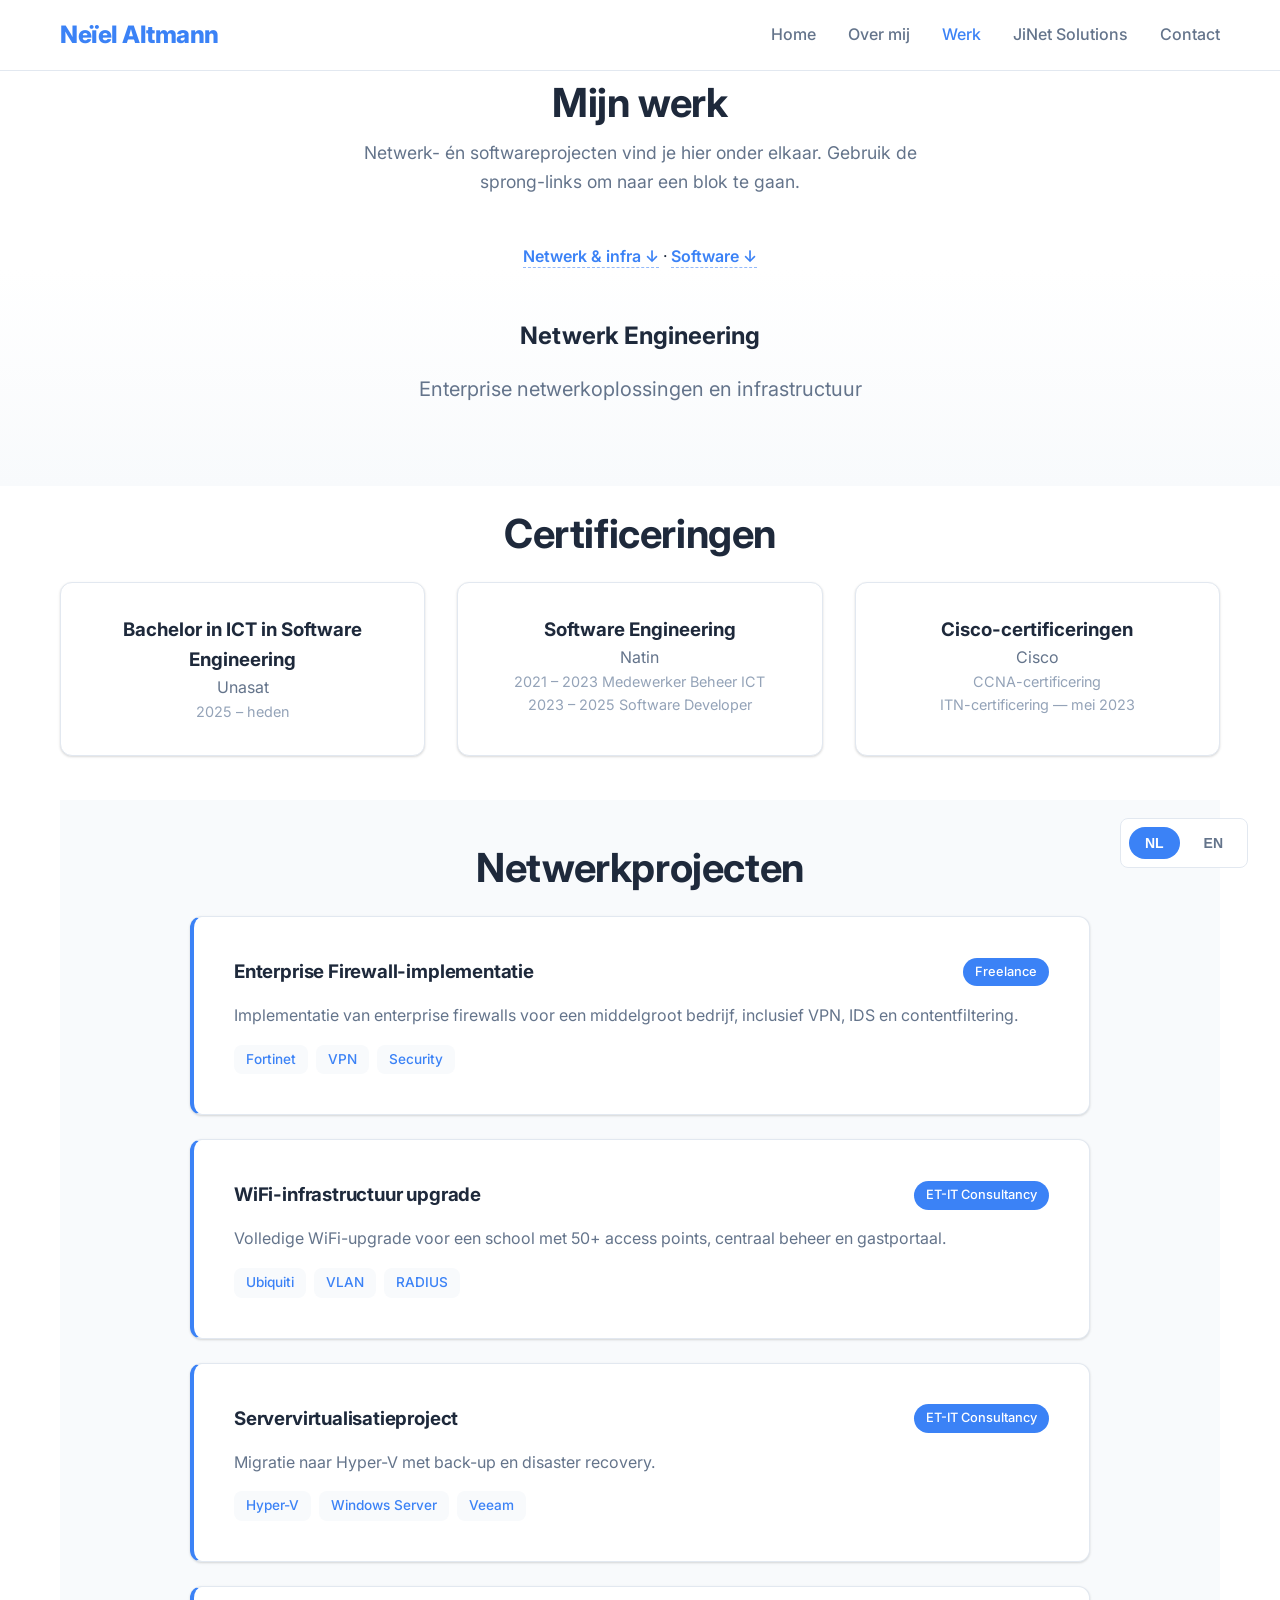
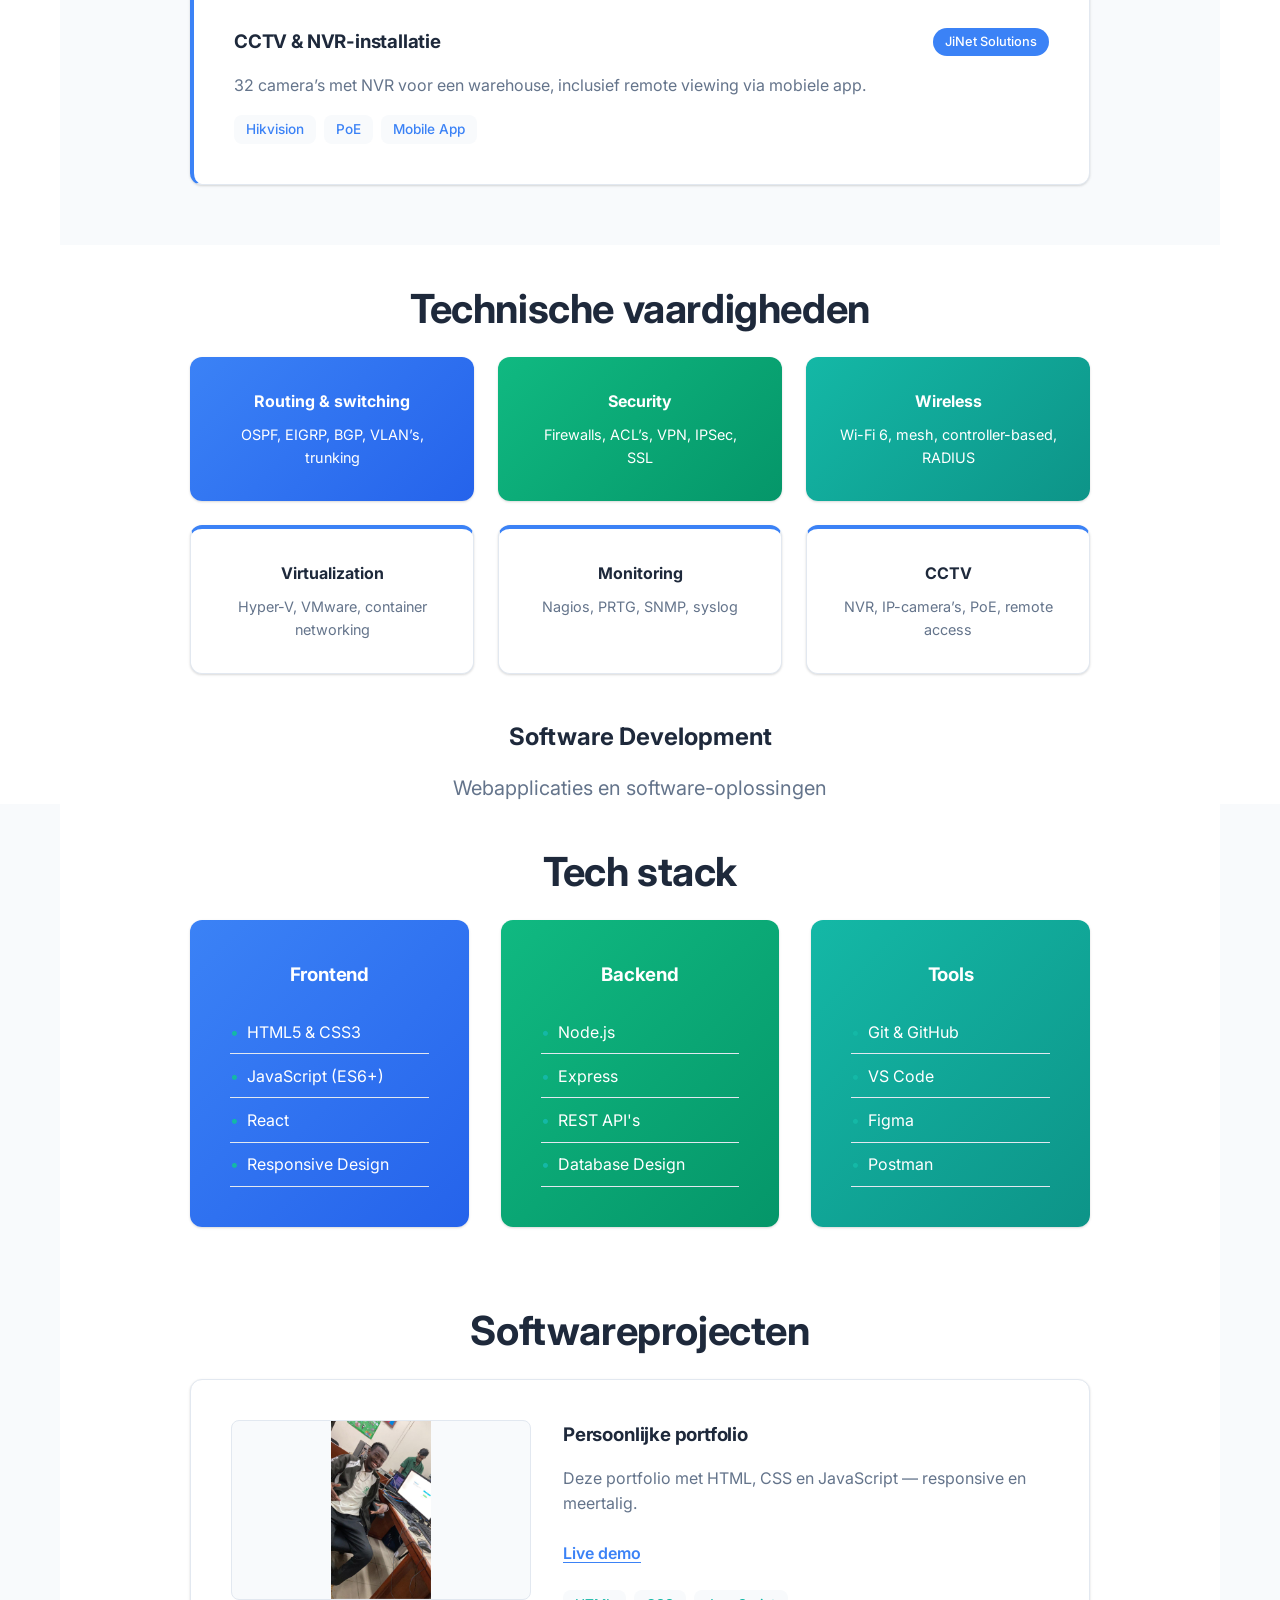
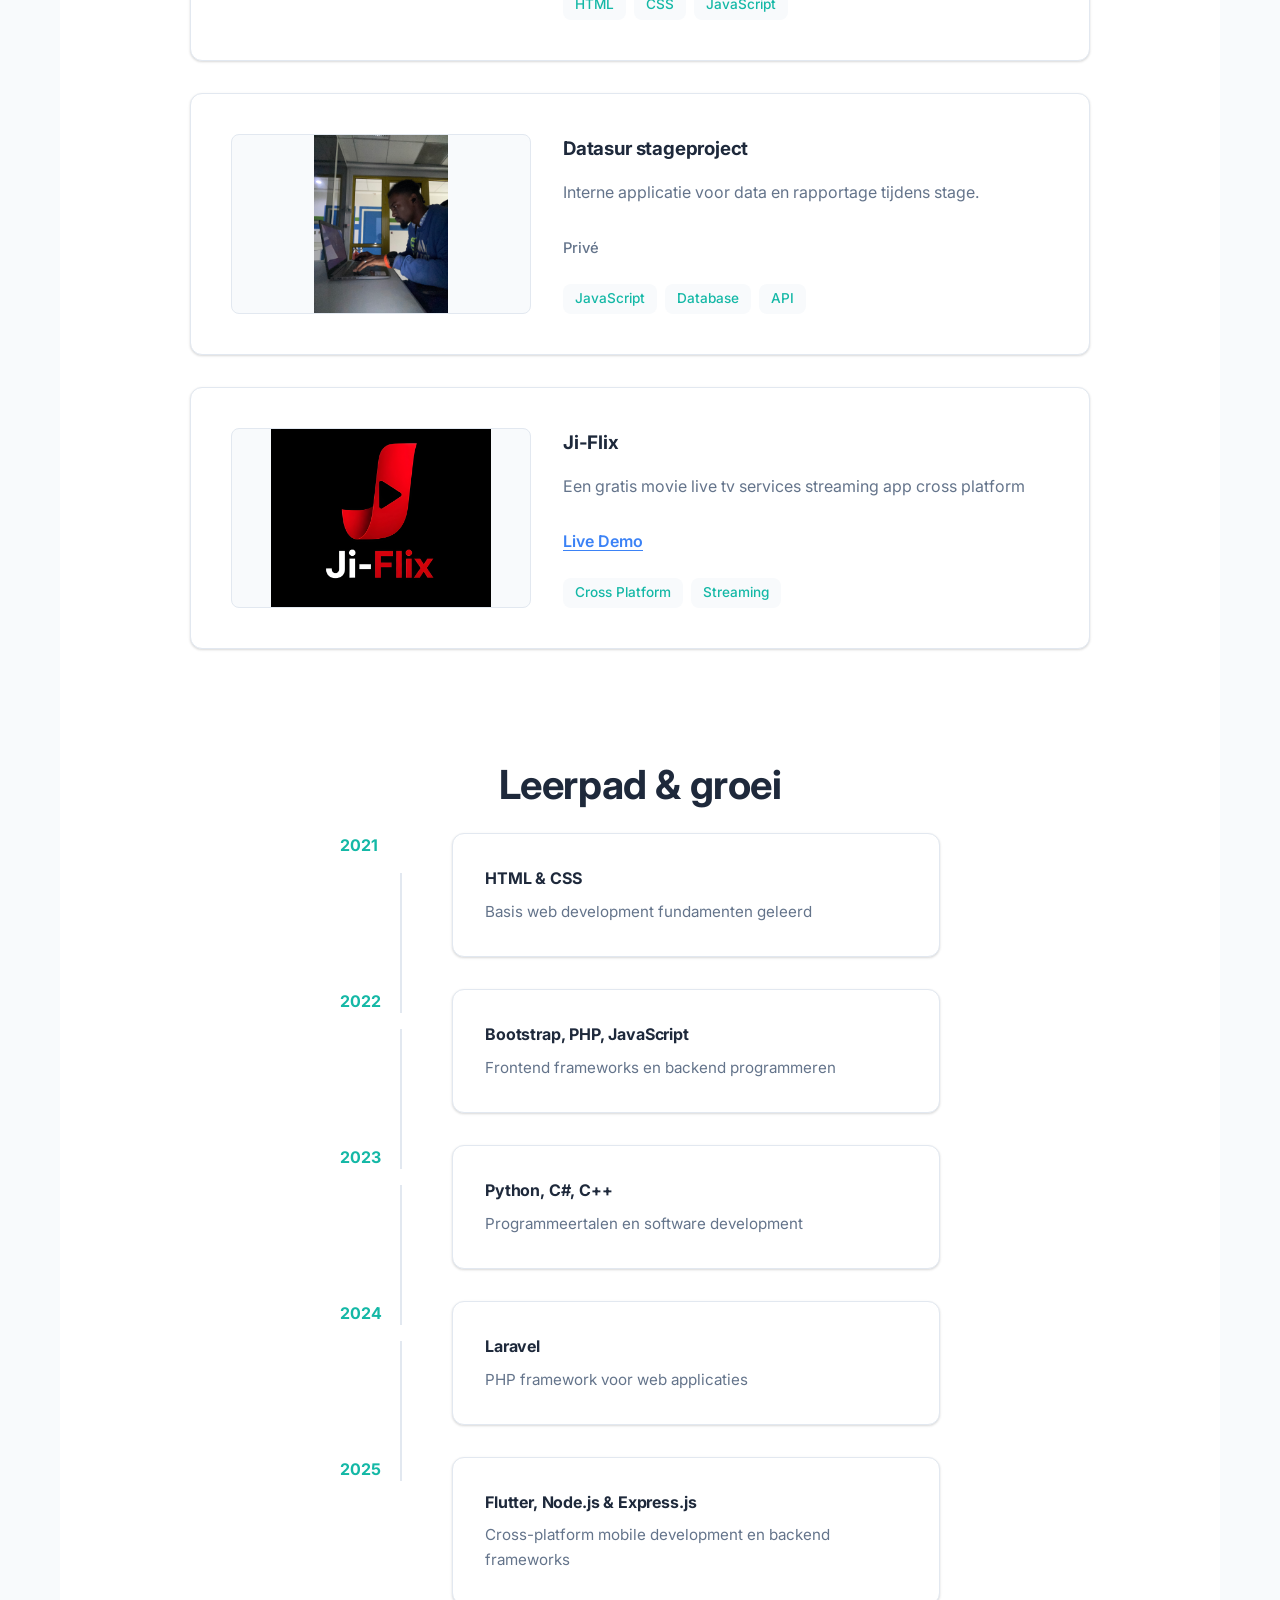
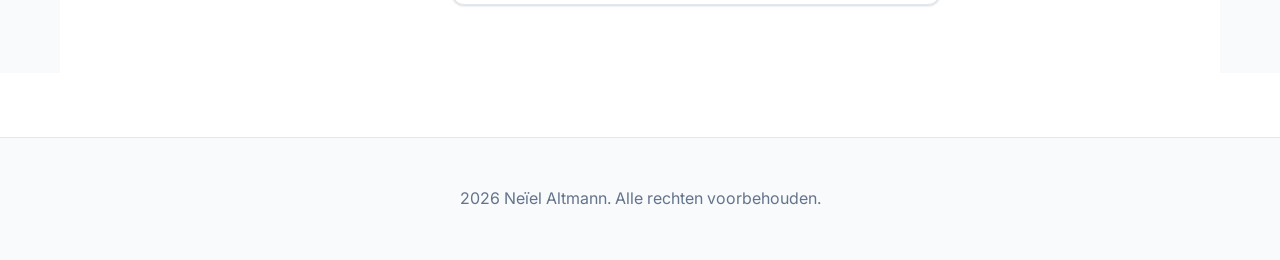
<file: work.html>
<!DOCTYPE html>
<html lang="nl">
<head>
  <meta charset="UTF-8">
  <meta name="viewport" content="width=device-width, initial-scale=1.0">
  <title>Werk — Neïel Altmann</title>
  <link rel="stylesheet" href="css/main.css">
  <link rel="stylesheet" href="css/work.css">
  <link rel="stylesheet" href="css/networking.css">
  <link rel="stylesheet" href="css/software.css">
</head>
<body data-page="work">

  <nav class="navbar">
    <div class="container nav-container">
      <a href="index.html" class="logo">Neïel Altmann</a>
      <button class="hamburger" aria-label="Toggle menu">
        <span></span>
        <span></span>
        <span></span>
      </button>
      <ul class="nav-links">
        <li><a href="index.html" data-i18n="nav_home">Home</a></li>
        <li><a href="about.html" data-i18n="nav_about">Over mij</a></li>
        <li><a href="work.html" data-i18n="nav_work">Werk</a></li>
        <li><a href="jinet.html" data-i18n="nav_jinet">JiNet Solutions</a></li>
        <li><a href="contact.html" data-i18n="nav_contact">Contact</a></li>
      </ul>
    </div>
  </nav>

  <section class="">
    <div class="container">
      <h1 class="section-title work-page-title" data-i18n="work_title">Mijn werk</h1>
      <p class="section-subtitle" data-i18n="work_desc"></p>
      <p class="work-jump-links">
        <a href="#werk-netwerk" data-i18n="work_hub_net">Naar netwerk & infrastructuur</a>
        <span aria-hidden="true"> · </span>
        <a href="#werk-software" data-i18n="work_hub_soft">Naar software & stack</a>
      </p>
    </div>
  </section>

  <section id="werk-netwerk" class=" work-anchored-section" tabindex="-1">
    <div class="hero work-inline-hero">
      <div class="container">
        <div class="hero-page-inner">
          <h2 class="hero-page-title" data-i18n="net_hero_title">Netwerk Engineering</h2>
          <p class="hero-page-lead" data-i18n="net_hero_sub">Enterprise netwerkoplossingen en infrastructuren</p>
        </div>
      </div>
    </div>

    <div class="container">
      <div class="work-stack-block">
        <h2 class="section-title" data-i18n="net_cert_title">Opleiding & Certificeringen</h2>
        <div class="grid grid-3">
          <div class="card cert-card-centered">
            <h3>Bachelor in ICT in Software Engineering</h3>
            <p class="card-text">Unasat</p>
            <p class="cert-note">2025 – heden</p>
          </div>
          <div class="card cert-card-centered">
            <h3>Software Engineering</h3>
            <p class="card-text">Natin</p>
            <p class="cert-note">2021 – 2023 Medewerker Beheer ICT</p>
            <p class="cert-note">2023 – 2025 Software Developer</p>
          </div>
          <div class="card cert-card-centered">
            <h3>Cisco-certificeringen</h3>
            <p class="card-text">Cisco</p>
            <p class="cert-note">CCNA-certificering</p>
            <p class="cert-note">ITN-certificering — mei 2023</p>
          </div>
        </div>
      </div>

      <section class="section section-muted work-stack-block">
        <h2 class="section-title" data-i18n="net_proj_title">Netwerk Projecten</h2>
        <div class="project-list">
          <div class="net-project">
            <div class="project-header">
              <h3 data-i18n="net_p1_title">Enterprise Firewall Implementation</h3>
              <span class="project-tag">Freelance</span>
            </div>
            <p class="card-text" data-i18n="net_p1_body"></p>
            <div class="tech-stack">
              <span class="tech">Fortinet</span>
              <span class="tech">VPN</span>
              <span class="tech">Security</span>
            </div>
          </div>
          <div class="net-project">
            <div class="project-header">
              <h3 data-i18n="net_p2_title">WiFi Infrastructure Upgrade</h3>
              <span class="project-tag">ET-IT Consultancy</span>
            </div>
            <p class="card-text" data-i18n="net_p2_body"></p>
            <div class="tech-stack">
              <span class="tech">Ubiquiti</span>
              <span class="tech">VLAN</span>
              <span class="tech">RADIUS</span>
            </div>
          </div>
          <div class="net-project">
            <div class="project-header">
              <h3 data-i18n="net_p3_title">Server Virtualization Project</h3>
              <span class="project-tag">ET-IT Consultancy</span>
            </div>
            <p class="card-text" data-i18n="net_p3_body"></p>
            <div class="tech-stack">
              <span class="tech">Hyper-V</span>
              <span class="tech">Windows Server</span>
              <span class="tech">Veeam</span>
            </div>
          </div>
          <div class="net-project">
            <div class="project-header">
              <h3 data-i18n="net_p4_title">CCTV & NVR Installation</h3>
              <span class="project-tag">JiNet Solutions</span>
            </div>
            <p class="card-text" data-i18n="net_p4_body"></p>
            <div class="tech-stack">
              <span class="tech">Hikvision</span>
              <span class="tech">PoE</span>
              <span class="tech">Mobile App</span>
            </div>
          </div>
        </div>
      </section>

      <div class="work-stack-block">
        <h2 class="section-title" data-i18n="net_skills_title">Technische Vaardigheden</h2>
        <div class="skills-grid">
          <div class="skill-box">
            <h4 data-i18n="net_skill_route">Routing & Switching</h4>
            <p data-i18n="net_skill_route_body">OSPF, EIGRP, BGP, VLANs, Trunking</p>
          </div>
          <div class="skill-box">
            <h4 data-i18n="net_skill_sec">Security</h4>
            <p data-i18n="net_skill_sec_body">Firewalls, ACLs, VPN, IPSec, SSL</p>
          </div>
          <div class="skill-box">
            <h4 data-i18n="net_skill_wifi">Wireless</h4>
            <p data-i18n="net_skill_wifi_body">WiFi 6, Mesh, Controller-based, RADIUS</p>
          </div>
          <div class="skill-box">
            <h4 data-i18n="net_skill_virt">Virtualization</h4>
            <p data-i18n="net_skill_virt_body">Hyper-V, VMware, Container networking</p>
          </div>
          <div class="skill-box">
            <h4 data-i18n="net_skill_mon">Monitoring</h4>
            <p data-i18n="net_skill_mon_body">Nagios, PRTG, SNMP, Syslog</p>
          </div>
          <div class="skill-box">
            <h4 data-i18n="net_skill_cctv">CCTV</h4>
            <p data-i18n="net_skill_cctv_body">NVR, IP Cameras, PoE, Remote access</p>
          </div>
        </div>
      </div>
    </div>
  </section>

  <section id="werk-software" class=" work-anchored-section section-muted" tabindex="-1">
    <div class=" work-inline-hero section-muted-reset">
      <div class="container">
        <div class="hero-page-inner">
          <h2 class="hero-page-title" data-i18n="sw_hero_title">Software Development</h2>
          <p class="hero-page-lead" data-i18n="sw_hero_sub">Web applicaties en software oplossingen</p>
        </div>
      </div>
    </div>

    <div class="container">
      <section class="section nested-zero section-muted-reset">
        <h2 class="section-title" data-i18n="sw_stack_title">Tech Stack</h2>
        <div class="tech-grid">
          <div class="tech-card">
            <h3 data-i18n="sw_fe_title">Frontend</h3>
            <ul>
              <li>HTML5 & CSS3</li>
              <li>JavaScript (ES6+)</li>
              <li>React</li>
              <li>Responsive Design</li>
            </ul>
          </div>
          <div class="tech-card">
            <h3 data-i18n="sw_be_title">Backend</h3>
            <ul>
              <li>Node.js</li>
              <li>Express</li>
              <li>REST API's</li>
              <li>Database Design</li>
            </ul>
          </div>
          <div class="tech-card">
            <h3 data-i18n="sw_tools_title">Tools</h3>
            <ul>
              <li>Git & GitHub</li>
              <li>VS Code</li>
              <li>Figma</li>
              <li>Postman</li>
            </ul>
          </div>
        </div>
      </section>

      <section class="section nested-zero bg-white-round">
        <h2 class="section-title" data-i18n="sw_proj_title">Software Projecten</h2>
        <div class="software-projects">
          <div class="sw-project">
            <div class="project-visual">
              <img src="img/software-portfolio.jpg" alt="" class="software-thumb software-thumb-fit">
            </div>
            <div class="project-details">
              <h3 data-i18n="sw_p1_title">Persoonlijke Portfolio</h3>
              <p class="card-text" data-i18n="sw_p1_body"></p>
              <div class="project-links project-links-inline">
                <a href="https://neielaltmann.github.io/portfolio/index.html" class="text-link-strong" data-i18n="sw_btn_demo">Live Demo</a>
              </div>
              <div class="tech-used">
                <span>HTML</span>
                <span>CSS</span>
                <span>JavaScript</span>
              </div>
            </div>
          </div>
          <div class="sw-project">
            <div class="project-visual">
              <img src="img/software-stage.jpg" alt="" class="software-thumb software-thumb-fit">
            </div>
            <div class="project-details">
              <h3 data-i18n="sw_p2_title">Datasur Stage Project</h3>
              <p class="card-text" data-i18n="sw_p2_body"></p>
              <div class="project-links project-links-inline">
                <span class="text-muted-label" data-i18n="sw_private">Privé</span>
              </div>
              <div class="tech-used">
                <span>JavaScript</span>
                <span>Database</span>
                <span>API</span>
              </div>
            </div>
          </div>
          <div class="sw-project">
            <div class="project-visual">
              <img src="img/software-jinet-site.jpg" alt="" class="software-thumb software-thumb-fit">
            </div>
            <div class="project-details">
              <h3>Ji-Flix</h3>
              <p class="card-text">Een gratis movie live tv services streaming app cross platform</p>
              <div class="project-links project-links-inline">
                <a href="https://ji-flix.vercel.app" class="text-link-strong" target="_blank">Live Demo</a>
              </div>
              <div class="tech-used">
                <span>Cross Platform</span>
                <span>Streaming</span>
              </div>
            </div>
          </div>
        </div>
      </section>

      <section class="section nested-zero section-muted-reset">
        <h2 class="section-title" data-i18n="sw_learn_title">Leerpad & Groei</h2>
        <div class="learning-timeline">
          <div class="learning-item">
            <div class="learning-date">2021</div>
            <div class="learning-content">
              <h4>HTML & CSS</h4>
              <p>Basis web development fundamenten geleerd</p>
            </div>
          </div>
          <div class="learning-item">
            <div class="learning-date">2022</div>
            <div class="learning-content">
              <h4>Bootstrap, PHP, JavaScript</h4>
              <p>Frontend frameworks en backend programmeren</p>
            </div>
          </div>
          <div class="learning-item">
            <div class="learning-date">2023</div>
            <div class="learning-content">
              <h4>Python, C#, C++</h4>
              <p>Programmeertalen en software development</p>
            </div>
          </div>
          <div class="learning-item">
            <div class="learning-date">2024</div>
            <div class="learning-content">
              <h4>Laravel</h4>
              <p>PHP framework voor web applicaties</p>
            </div>
          </div>
          <div class="learning-item">
            <div class="learning-date">2025</div>
            <div class="learning-content">
              <h4>Flutter, Node.js & Express.js</h4>
              <p>Cross-platform mobile development en backend frameworks</p>
            </div>
          </div>
        </div>
      </section>
    </div>
  </section>

  <footer class="footer">
    <div class="container">
      <p data-i18n="footer_copyright">2026 Neïel Altmann. Alle rechten voorbehouden.</p>
    </div>
  </footer>

  <div class="lang-toggle">
    <button type="button" id="lang-nl" class="lang-btn active">NL</button>
    <button type="button" id="lang-en" class="lang-btn">EN</button>
  </div>

  <script src="js/translations.js"></script>
  <script src="js/main.js"></script>
  <script src="js/networking.js"></script>
  <script src="js/software.js"></script>
</body>
</html>
</file>
<file: css/main.css>
@import url('https://fonts.googleapis.com/css2?family=Inter:wght@300;400;500;600;700&display=swap');

:root {
  --primary-blue: #3b82f6;
  --primary-green: #10b981;
  --accent-teal: #14b8a6;
  --bg-white: #ffffff;
  --bg-light: #f8fafc;
  --bg-gray: #f1f5f9;
  --text-dark: #1e293b;
  --text-gray: #64748b;
  --text-light: #94a3b8;
  --border: #e2e8f0;
  --shadow: 0 4px 6px -1px rgba(0, 0, 0, 0.1), 0 2px 4px -1px rgba(0, 0, 0, 0.06);
  --shadow-lg: 0 10px 15px -3px rgba(0, 0, 0, 0.1), 0 4px 6px -2px rgba(0, 0, 0, 0.05);
}

* {
  margin: 0;
  padding: 0;
  box-sizing: border-box;
}

body {
  font-family: 'Inter', sans-serif;
  background-color: var(--bg-white);
  color: var(--text-dark);
  line-height: 1.6;
}

.container {
  max-width: 1200px;
  margin: 0 auto;
  padding: 0 20px;
}

/* Navigation */
.navbar {
  background: var(--bg-white);
  border-bottom: 1px solid var(--border);
  padding: 1rem 0;
  position: sticky;
  top: 0;
  z-index: 100;
}

.nav-container {
  display: flex;
  justify-content: space-between;
  align-items: center;
}

.logo {
  font-size: 1.5rem;
  font-weight: 800;
  color: var(--primary-blue);
  text-decoration: none;
  letter-spacing: -0.02em;
}

.nav-links {
  display: flex;
  list-style: none;
  gap: 2rem;
}

.nav-links a {
  text-decoration: none;
  color: var(--text-gray);
  font-weight: 500;
  transition: color 0.3s ease;
}

.nav-links a:hover,
.nav-links a.active {
  color: var(--primary-blue);
}

/* Hamburger Menu */
.hamburger {
  display: none;
  flex-direction: column;
  cursor: pointer;
  gap: 5px;
  padding: 5px;
  background: none;
  border: none;
}

.hamburger span {
  width: 25px;
  height: 3px;
  background: var(--text-dark);
  border-radius: 3px;
  transition: all 0.3s ease;
}

.hamburger.active span:nth-child(1) {
  transform: rotate(45deg) translate(5px, 5px);
}

.hamburger.active span:nth-child(2) {
  opacity: 0;
}

.hamburger.active span:nth-child(3) {
  transform: rotate(-45deg) translate(5px, -5px);
}

/* Mobile Navigation */
@media (max-width: 768px) {
  .nav-links {
    position: fixed;
    top: 70px;
    left: 0;
    right: 0;
    background: white;
    flex-direction: column;
    padding: 2rem;
    gap: 1rem;
    border-bottom: 1px solid var(--border);
    box-shadow: 0 10px 25px rgba(0, 0, 0, 0.1);
    transform: translateY(-150%);
    transition: transform 0.3s ease;
  }

  .nav-links.active {
    transform: translateY(0);
  }

  .hamburger {
    display: flex;
  }
}

/* Hero Section */
.hero {
  background: linear-gradient(180deg, var(--bg-white) 0%, var(--bg-light) 100%);
  padding: 6rem 0;
  text-align: center;
}

/* Parallax-style hero gradient: fixed background moves slower vs content while scrolling */
@media (prefers-reduced-motion: no-preference) {
  @media (min-width: 769px) {
    .hero.hero-parallax {
      background-attachment: fixed;
      background-position: center center;
      background-repeat: no-repeat;
    }
  }

  .hero.hero-parallax.hero-parallax-intro .home-hero-inner,
  .about-hero.hero-parallax.hero-parallax-intro .about-hero-content {
    animation: parallax-intro-rise 0.95s cubic-bezier(0.33, 1, 0.68, 1) both;
  }

  .about-hero.hero-parallax.hero-parallax-intro .about-hero-content {
    animation-delay: 0.07s;
  }

  @keyframes parallax-intro-rise {
    from {
      opacity: 0;
      transform: translateY(36px);
    }
    to {
      opacity: 1;
      transform: translateY(0);
    }
  }
}

/* Layered gradients (oorspronkelijk “diepte” gevoel zoals kleurblokken / overlays) */
.home-hero.hero-parallax {
  position: relative;
  overflow-x: clip;
  isolation: isolate;
}

.home-hero.hero-parallax::before {
  content: '';
  position: absolute;
  inset: -5% -10%;
  background:
    radial-gradient(ellipse 75% 55% at 88% 8%, rgba(59, 130, 246, 0.1), transparent 58%),
    radial-gradient(ellipse 70% 50% at 6% 88%, rgba(20, 184, 166, 0.08), transparent 55%),
    radial-gradient(ellipse 60% 40% at 50% 100%, rgba(16, 185, 129, 0.05), transparent 50%);
  opacity: 0.95;
  pointer-events: none;
  z-index: 0;
}

.home-hero.hero-parallax .container {
  position: relative;
  z-index: 1;
}

/* Scroll-shift via --parallax-y (zet main.js); perspectief zoals klassiek parallax-paneel */
.parallax-photo-shell {
  perspective: 900px;
  transform-style: preserve-3d;
  --parallax-y: 0px;
}

.parallax-photo-target {
  transform: translateY(var(--parallax-y, 0px));
  will-change: transform;
  transition: transform 0.15s linear;
}

@media (prefers-reduced-motion: reduce) {
  .parallax-photo-target {
    will-change: auto;
    transform: none;
  }

  .hero.hero-parallax {
    background-attachment: scroll;
  }

  .hero.hero-parallax.hero-parallax-intro .home-hero-inner,
  .about-hero.hero-parallax.hero-parallax-intro .about-hero-content {
    animation: none;
    opacity: 1;
    transform: none;
  }
}

@media (max-width: 768px) {
  .parallax-photo-target {
    will-change: auto;
    transform: none !important;
  }

  .hero {
    padding: 4rem 0;
  }

  .hero.hero-parallax {
    background-attachment: scroll;
  }

  .hero h1 {
    font-size: 2.5rem;
  }

  .hero p {
    font-size: 1.1rem;
  }
}
.hero-content {
  max-width: 800px;
  margin: 0 auto;
}

.hero h1 {
  font-size: 3.5rem;
  font-weight: 800;
  margin-bottom: 1rem;
  color: var(--text-dark);
  letter-spacing: -0.02em;
}

.hero p {
  font-size: 1.25rem;
  color: var(--text-gray);
  margin-bottom: 2rem;
  line-height: 1.7;
}

/* Buttons */
.btn {
  display: inline-flex;
  align-items: center;
  gap: 0.5rem;
  padding: 0.875rem 2rem;
  border-radius: 0.75rem;
  text-decoration: none;
  font-weight: 600;
  transition: all 0.2s ease;
  border: none;
  cursor: pointer;
  font-size: 0.95rem;
}

.btn-primary {
  background: var(--primary-blue);
  color: white;
  box-shadow: 0 4px 14px 0 rgba(59, 130, 246, 0.39);
}

.btn-primary:hover {
  background: #2563eb;
  box-shadow: 0 6px 20px 0 rgba(37, 99, 235, 0.23);
  transform: translateY(-1px);
}

.btn-secondary {
  background: transparent;
  color: var(--primary-blue);
  border: 2px solid var(--primary-blue);
}

.btn-secondary:hover {
  background: var(--primary-blue);
  color: white;
  transform: translateY(-1px);
}

/* Section Styles */
.section {
  padding: 5rem 0;
}

@media (max-width: 768px) {
  .section {
    padding: 3rem 0;
  }
}

.section-title {
  font-size: 2.5rem;
  font-weight: 700;
  margin-bottom: 1rem;
  text-align: center;
  letter-spacing: -0.01em;
}

.section-subtitle {
  color: var(--text-gray);
  text-align: center;
  margin-bottom: 3rem;
  max-width: 600px;
  margin-left: auto;
  margin-right: auto;
  font-size: 1.1rem;
  line-height: 1.6;
}

/* Cards */
.card {
  background: var(--bg-white);
  border-radius: 0.75rem;
  padding: 2rem;
  border: 1px solid var(--border);
  box-shadow: 0 1px 3px 0 rgba(0, 0, 0, 0.1), 0 1px 2px 0 rgba(0, 0, 0, 0.06);
  transition: all 0.2s ease;
}

.card:hover {
  box-shadow: 0 10px 15px -3px rgba(0, 0, 0, 0.1), 0 4px 6px -2px rgba(0, 0, 0, 0.05);
  transform: translateY(-2px);
}

.card-blue {
  background: linear-gradient(135deg, #3b82f6 0%, #2563eb 100%);
  color: white;
  border: none;
}

.card-blue .card-title,
.card-blue .card-text {
  color: white;
}

.card-green {
  background: linear-gradient(135deg, #10b981 0%, #059669 100%);
  color: white;
  border: none;
}

.card-green .card-title,
.card-green .card-text {
  color: white;
}

.card-teal {
  background: linear-gradient(135deg, #14b8a6 0%, #0d9488 100%);
  color: white;
  border: none;
}

.card-teal .card-title,
.card-teal .card-text {
  color: white;
}

.card-title {
  font-size: 1.35rem;
  font-weight: 700;
  margin-bottom: 0.75rem;
  letter-spacing: -0.01em;
}

.card-text {
  color: var(--text-gray);
  line-height: 1.6;
}

/* Grid Layouts */
.grid {
  display: grid;
  gap: 2rem;
}

.grid-2 {
  grid-template-columns: repeat(2, 1fr);
}

.grid-3 {
  grid-template-columns: repeat(3, 1fr);
}

.grid-4 {
  grid-template-columns: repeat(4, 1fr);
}

/* Flex Layouts */
.flex {
  display: flex;
}

.flex-col {
  flex-direction: column;
}

.items-center {
  align-items: center;
}

.justify-center {
  justify-content: center;
}

.justify-between {
  justify-content: space-between;
}

.gap-4 {
  gap: 1rem;
}

.gap-8 {
  gap: 2rem;
}

/* Footer */
.footer {
  background: var(--bg-light);
  border-top: 1px solid var(--border);
  padding: 3rem 0;
  text-align: center;
  margin-top: 4rem;
}

@media (max-width: 768px) {
  .footer {
    padding: 2rem 0;
  }
}

.footer p {
  color: var(--text-gray);
}

/* Hero Photo - Desktop: Rounded Square, Mobile: Circle */
.hero-photo {
  width: 320px;
  height: 320px;
  object-fit: cover;
  border-radius: 1rem;
  border: 1px solid var(--border);
  box-shadow: 0 20px 25px -5px rgba(0, 0, 0, 0.1), 0 10px 10px -5px rgba(0, 0, 0, 0.04);
  transition: all 0.3s ease;
}

.hero-photo:hover:not(.parallax-photo-target) {
  transform: scale(1.02);
  box-shadow: 0 25px 50px -12px rgba(0, 0, 0, 0.25);
}

.hero-photo.parallax-photo-target:hover {
  transform: translateY(var(--parallax-y, 0px)) scale(1.02);
  box-shadow: 0 25px 50px -12px rgba(0, 0, 0, 0.25);
}

@media (max-width: 768px) {
  .hero-photo {
    width: 250px;
    height: 250px;
    border-radius: 1rem;
  }
}

/* Project labels (work cards) */
.project-label {
  color: var(--primary-blue);
  font-weight: 500;
  margin-bottom: 0.5rem;
  display: inline-block;
}

/* Floating Language Toggle */
.lang-toggle {
  position: fixed;
  bottom: 2rem;
  right: 2rem;
  display: flex;
  gap: 0.5rem;
  background: var(--bg-white);
  padding: 0.5rem;
  border-radius: 0.5rem;
  border: 1px solid var(--border);
  z-index: 1000;
}

.lang-btn {
  background: transparent;
  border: none;
  padding: 0.5rem 1rem;
  border-radius: 1.5rem;
  cursor: pointer;
  font-size: 0.875rem;
  font-weight: 600;
  color: var(--text-gray);
  transition: all 0.3s ease;
}

.lang-btn:hover {
  background: var(--bg-light);
  color: var(--primary-blue);
}

.lang-btn.active {
  background: var(--primary-blue);
  color: white;
}

/* Responsive */
@media (max-width: 768px) {
  .nav-links {
    gap: 1rem;
  }
  
  .hero h1 {
    font-size: 2rem;
  }
  
  .grid-2,
  .grid-3,
  .grid-4 {
    grid-template-columns: 1fr;
  }
}

/* --- Shared layout utilities --- */
.section-compact {
  padding: 3rem 0;
}

.section-muted {
  background: var(--bg-light);
}

.text-center {
  text-align: center;
}

.centered-block {
  max-width: 800px;
  margin: 0 auto;
}

.mt-2 {
  margin-top: 2rem;
}

.mb-1 {
  margin-bottom: 1rem;
}

.intro-lead {
  font-size: 1.1rem;
}

.hero-intro-name {
  font-size: 3.5rem;
  font-weight: 800;
  margin: 0 0 1rem;
  line-height: 1.1;
  letter-spacing: -0.02em;
}

.hero-intro-role {
  font-size: 1.5rem;
  color: var(--text-gray);
  margin-bottom: 2rem;
  line-height: 1.5;
}

.hero-intro-location {
  font-size: 1rem;
  color: var(--text-light);
  margin-bottom: 2rem;
  line-height: 1.6;
}

.hero-actions {
  flex-wrap: wrap;
  margin-bottom: 3rem;
}

.hero-stats-grid {
  display: grid;
  grid-template-columns: repeat(3, 1fr);
  gap: 2rem;
}

.hero-stat-num {
  font-size: 2rem;
  color: var(--primary-blue);
  font-weight: 800;
}

.hero-stat-cap {
  font-size: 0.875rem;
  color: var(--text-gray);
  margin-top: 0.25rem;
}

.hero-photo-wrap {
  display: flex;
  justify-content: center;
}

.hero-photo.hero-photo-large {
  width: 100%;
  max-width: 400px;
  height: auto;
  max-height: none;
}

.edu-grid-tight {
  gap: 1rem;
}

.card-edu-block {
  margin-top: 2rem;
}

.edu-heading {
  margin-bottom: 1rem;
  text-align: center;
}

.card-text-grow {
  flex-grow: 1;
}

.project-thumb {
  width: 100%;
  height: 200px;
  object-fit: cover;
  border-radius: 0.5rem;
  margin-bottom: 1rem;
}

/* Homepage projecttegels: hele foto in kader laten passen */
.project-thumb.project-thumb-fit {
  object-fit: contain;
  object-position: center;
  background: var(--bg-light);
}

/* URL bovenaan projectkaart als duidelijke link (geen knop-blok) */
.project-card-url-top {
  font-size: 0.9375rem;
  font-weight: 600;
  color: var(--primary-blue);
  text-decoration: underline;
  text-underline-offset: 4px;
  margin-bottom: 0.875rem;
  align-self: flex-start;
  word-break: break-all;
}

.project-card-url-top:visited {
  color: var(--primary-blue);
}

.project-card-url-top:hover {
  color: #1d4ed8;
}

.project-card-kicker {
  font-size: 0.8125rem;
  font-weight: 600;
  letter-spacing: 0.04em;
  text-transform: uppercase;
  color: var(--text-gray);
  margin-bottom: 0.875rem;
  align-self: flex-start;
}

.card-feature {
  display: flex;
  flex-direction: column;
}

.tag-accent {
  display: inline-block;
  margin-top: 1rem;
  color: var(--accent-teal);
  font-weight: 600;
}

.tag-brand {
  display: inline-block;
  margin-top: 1rem;
  color: var(--primary-blue);
  font-weight: 600;
}

.btn-block-mt {
  margin-top: 1rem;
  text-align: center;
}

.hero-page-inner {
  text-align: center;
}

.hero-page-title {
  margin-bottom: 1rem;
}

.hero-page-lead {
  font-size: 1.25rem;
  color: var(--text-gray);
}

.hero-actions-spaced {
  margin-top: 2rem;
}

.cert-card-centered {
  text-align: center;
  padding: 2rem;
}

.cert-note {
  color: var(--text-light);
  font-size: 0.9rem;
}

.work-hub-links {
  margin-top: -2rem;
}

.work-hub-links a {
  color: var(--primary-blue);
  font-weight: 600;
  text-decoration: none;
}

.work-hub-links a:hover {
  text-decoration: underline;
}

.section-heading-colored {
  text-align: center;
  margin: 3rem 0 2rem;
}

.section-heading-colored.net {
  color: var(--primary-blue);
}

.section-heading-colored.soft {
  color: var(--primary-green);
}

.section-heading-colored.jinet {
  color: var(--accent-teal);
}

.jinet-intro {
  max-width: 800px;
  margin: 0 auto;
  text-align: center;
}

.jinet-intro-lead {
  font-size: 1.1rem;
  margin-bottom: 1.5rem;
}

.card-centered-pad {
  text-align: center;
  padding: 2rem;
}

.cta-card {
  text-align: center;
  padding: 3rem;
}

.cta-card h2 {
  margin-bottom: 1rem;
}

.cta-card-lead {
  font-size: 1.1rem;
  margin-bottom: 2rem;
  color: var(--text-gray);
}

.btn-disabled {
  opacity: 0.6;
  cursor: not-allowed;
  pointer-events: none;
}

/* --- Home hero split --- */
.home-hero {
  padding: 6rem 0;
}

.home-hero-inner {
  display: grid;
  grid-template-columns: 1fr 1fr;
  gap: 4rem;
  align-items: center;
  max-width: 1100px;
  margin: 0 auto;
  text-align: left;
}

@media (max-width: 768px) {
  .home-hero-inner {
    grid-template-columns: 1fr;
    gap: 2rem;
    text-align: center;
  }

  .home-hero-inner .hero-intro-name {
    font-size: 2.5rem;
  }

  .home-hero-inner .hero-stats-grid {
    gap: 1rem;
  }

  .home-hero-inner .hero-stat-num {
    font-size: 1.5rem;
  }

  .home-hero-inner .hero-photo.hero-photo-large {
    max-width: 280px;
  }

  .home-hero-inner .hero-actions {
    justify-content: center;
    flex-wrap: nowrap;
    gap: 0.5rem;
  }

  .home-hero-inner .hero-actions .btn {
    padding: 0.75rem 1rem;
    font-size: 0.875rem;
  }
}
</file>
<file: css/about.css>
/* About Page Specific Styles */

/* Unique Full Width About Hero */
.about-hero {
  background: linear-gradient(180deg, var(--bg-white) 0%, var(--bg-light) 100%);
  padding: 5rem 0;
  color: var(--text-dark);
  min-height: 500px;
  display: flex;
  align-items: center;
}

/* Gelaagde gloed zoals home hero — extra diepte bij openen/scrollen */
.about-hero.hero-parallax {
  position: relative;
  overflow-x: clip;
  isolation: isolate;
}

.about-hero.hero-parallax::before {
  content: '';
  position: absolute;
  inset: -5% -10%;
  background:
    radial-gradient(ellipse 75% 55% at 12% 15%, rgba(59, 130, 246, 0.1), transparent 58%),
    radial-gradient(ellipse 70% 50% at 92% 75%, rgba(20, 184, 166, 0.08), transparent 55%),
    radial-gradient(ellipse 55% 40% at 50% 0%, rgba(16, 185, 129, 0.05), transparent 50%);
  opacity: 0.95;
  pointer-events: none;
  z-index: 0;
}

.about-hero.hero-parallax .about-hero-content {
  position: relative;
  z-index: 1;
}

/* Match home hero: gradient stays fixed vs scroll on larger screens */
@media (prefers-reduced-motion: no-preference) {
  @media (min-width: 769px) {
    .about-hero.hero-parallax {
      background-attachment: fixed;
      background-position: center center;
      background-repeat: no-repeat;
    }
  }
}

@media (prefers-reduced-motion: reduce) {
  .about-hero.hero-parallax {
    background-attachment: scroll;
  }
}

@media (max-width: 768px) {
  .about-hero.hero-parallax {
    background-attachment: scroll;
  }
}

.about-hero-content {
  max-width: 1200px;
  margin: 0 auto;
  padding: 0 1rem;
  display: grid;
  grid-template-columns: 1fr 400px;
  gap: 4rem;
  align-items: center;
}

.about-hero-text h1 {
  font-size: 3.5rem;
  font-weight: 800;
  margin-bottom: 1rem;
  color: var(--text-dark);
  letter-spacing: -0.02em;
}

.about-hero-text .lead {
  font-size: 1.35rem;
  margin-bottom: 2rem;
  color: var(--text-gray);
  line-height: 1.7;
}

.hero-stats {
  display: flex;
  gap: 3rem;
}

.stat {
  text-align: center;
}

.stat-number {
  display: block;
  font-size: 2rem;
  font-weight: 700;
  color: var(--primary-blue);
}

.stat-label {
  font-size: 0.875rem;
  color: var(--text-gray);
}

.about-hero-image {
  position: relative;
}

.about-photo {
  width: 100%;
  max-width: 400px;
  height: auto;
  object-fit: cover;
  border-radius: 1rem;
  border: 1px solid var(--border);
  box-shadow: 0 20px 25px -5px rgba(0, 0, 0, 0.1), 0 10px 10px -5px rgba(0, 0, 0, 0.04);
}

.photo-caption {
  text-align: center;
  margin-top: 1rem;
  font-size: 0.875rem;
  color: var(--text-gray);
  font-style: italic;
}

/* Responsive */
@media (max-width: 768px) {
  .about-hero-content {
    grid-template-columns: 1fr;
    text-align: center;
  }
  
  .about-hero-image {
    order: -1;
  }
  
  .timeline::before {
    left: 20px;
  }
  
  .timeline-date {
    width: auto;
    margin: 0 0 1rem 0;
  }
  
  .timeline-item {
    flex-direction: column;
  }
  
  .timeline-content {
    margin-left: 0;
  }
  
  .skills-detail {
    grid-template-columns: 1fr;
  }
  
  .hero-stats {
    justify-content: center;
    gap: 2rem;
  }
  
  .about-hero-text h1 {
    font-size: 2rem;
  }
  
  .about-hero-image {
    order: -1;
    display: flex;
    flex-direction: column;
    align-items: center;
  }
  
  .about-photo {
    width: 280px;
    height: 376px;
    border-radius: 1rem;
  }
}

.story-content {
  max-width: 800px;
  margin: 0 auto;
}

.story-text {
  font-size: 1.1rem;
  line-height: 1.8;
  margin-bottom: 1.5rem;
  color: var(--text-gray);
  text-align: justify;
}

/* Timeline */
.timeline {
  max-width: 800px;
  margin: 0 auto;
  position: relative;
}

.timeline::before {
  content: '';
  position: absolute;
  left: 50%;
  transform: translateX(-50%);
  width: 2px;
  height: 100%;
  background: var(--border);
}

.timeline-item {
  display: flex;
  margin-bottom: 3rem;
  position: relative;
}

.timeline-item:nth-child(odd) {
  flex-direction: row-reverse;
}

.timeline-date {
  width: 120px;
  text-align: center;
  font-weight: 600;
  color: var(--primary-blue);
  font-size: 0.9rem;
  padding: 0.5rem;
  background: white;
  border: 1px solid var(--border);
  border-radius: 0.5rem;
  height: fit-content;
  margin: 0 2rem;
  position: relative;
  z-index: 1;
}

.timeline-content {
  flex: 1;
  background: white;
  padding: 2rem;
  border-radius: 0.75rem;
  border: 1px solid var(--border);
  border-left: 4px solid var(--primary-blue);
  box-shadow: 0 1px 3px 0 rgba(0, 0, 0, 0.1), 0 1px 2px 0 rgba(0, 0, 0, 0.06);
}

.timeline-item:nth-child(even) .timeline-content {
  border-left: 4px solid var(--primary-blue);
  border-right: none;
}

.timeline-content h3 {
  margin-bottom: 0.5rem;
  color: var(--text-dark);
}

.timeline-content .company {
  color: var(--primary-blue);
  font-weight: 500;
  margin-bottom: 0.5rem;
}

.timeline-content p {
  color: var(--text-gray);
  font-size: 0.95rem;
}

/* Certificate Cards */
.cert-card {
  text-align: center;
  padding: 2.5rem;
  box-shadow: 0 1px 3px 0 rgba(0, 0, 0, 0.1), 0 1px 2px 0 rgba(0, 0, 0, 0.06);
  transition: all 0.2s ease;
}

.cert-card:hover {
  box-shadow: 0 10px 15px -3px rgba(0, 0, 0, 0.1), 0 4px 6px -2px rgba(0, 0, 0, 0.05);
  transform: translateY(-2px);
}

.cert-card:nth-child(1) {
  background: linear-gradient(135deg, #3b82f6 0%, #2563eb 100%);
  color: white;
  border: none;
}

.cert-card:nth-child(1) h3,
.cert-card:nth-child(1) p {
  color: white;
}

.cert-card:nth-child(2) {
  background: linear-gradient(135deg, #10b981 0%, #059669 100%);
  color: white;
  border: none;
}

.cert-card:nth-child(2) h3,
.cert-card:nth-child(2) p {
  color: white;
}

.cert-card:nth-child(3) {
  background: linear-gradient(135deg, #14b8a6 0%, #0d9488 100%);
  color: white;
  border: none;
}

.cert-card:nth-child(3) h3,
.cert-card:nth-child(3) p {
  color: white;
}

.cert-icon {
  font-size: 3rem;
  margin-bottom: 1rem;
}

.cert-card h3 {
  margin-bottom: 0.5rem;
  color: var(--text-dark);
}

.cert-card .institution {
  color: var(--primary-blue);
  font-weight: 500;
  margin-bottom: 0.25rem;
}

.cert-card .year {
  color: var(--text-gray);
  font-size: 0.9rem;
}

/* Skills Detail */
.skills-detail {
  display: grid;
  grid-template-columns: repeat(3, 1fr);
  gap: 2rem;
  max-width: 900px;
  margin: 0 auto;
}

.skill-category {
  background: white;
  padding: 2rem;
  border-radius: 0.75rem;
  border: 1px solid var(--border);
  border-top: 4px solid var(--primary-blue);
  box-shadow: 0 1px 3px 0 rgba(0, 0, 0, 0.1), 0 1px 2px 0 rgba(0, 0, 0, 0.06);
  transition: all 0.2s ease;
}

.skill-category:hover {
  box-shadow: 0 10px 15px -3px rgba(0, 0, 0, 0.1), 0 4px 6px -2px rgba(0, 0, 0, 0.05);
  transform: translateY(-2px);
}

.skill-category:nth-child(2) {
  border-top-color: var(--primary-blue);
}

.skill-category:nth-child(3) {
  border-top-color: var(--primary-blue);
}

.skill-category:nth-child(4) {
  border-top-color: var(--primary-blue);
}

.skill-category h3 {
  margin-bottom: 1rem;
  color: var(--text-dark);
}

.skill-category ul {
  list-style: none;
}

.skill-category li {
  padding: 0.5rem 0;
  color: var(--text-gray);
  border-bottom: 1px solid var(--border);
}

.skill-category li:last-child {
  border-bottom: none;
}

.skill-category li::before {
  content: '•';
  color: var(--primary-blue);
  margin-right: 0.5rem;
}

/* Responsive */
@media (max-width: 768px) {
  .timeline::before {
    left: 0;
  }
  
  .timeline-item,
  .timeline-item:nth-child(odd) {
    flex-direction: column;
    padding-left: 2rem;
  }
  
  .timeline-date {
    margin: 0 0 1rem 0;
    width: auto;
    align-self: flex-start;
  }
  
  .timeline-content {
    border-left: 4px solid var(--primary-blue) !important;
    border-right: none !important;
  }
  
  .skills-detail {
    grid-template-columns: 1fr;
  }
}
</file>
<file: css/contact.css>
/* Contact Page Specific Styles */

.contact-info {
  display: flex;
  flex-direction: column;
}

.contact-list {
  list-style: none;
  margin-top: 1rem;
}

.contact-list li {
  padding: 0.5rem 0;
  color: var(--text-gray);
  border-bottom: 1px solid var(--border);
}

.contact-list li:last-child {
  border-bottom: none;
}

.contact-form-card {
  display: flex;
  flex-direction: column;
}

.contact-form {
  display: flex;
  flex-direction: column;
  gap: 1rem;
}

.form-group {
  display: flex;
  flex-direction: column;
  gap: 0.5rem;
}

.form-group label {
  font-weight: 500;
  color: var(--text-dark);
}

.form-group input,
.form-group textarea {
  padding: 0.75rem;
  border: 1px solid var(--border);
  border-radius: 0.5rem;
  font-family: inherit;
  font-size: 1rem;
  transition: border-color 0.3s ease;
}

.form-group input:focus,
.form-group textarea:focus {
  outline: none;
  border-color: var(--primary-blue);
}

.form-group textarea {
  resize: vertical;
  min-height: 120px;
}

/* Contact page layout (no inline styles in HTML) */
.contact-layout {
  display: grid;
  grid-template-columns: 1fr 1fr;
  gap: 3rem;
  max-width: 1000px;
  margin: 0 auto;
}

.contact-col-title {
  margin-bottom: 1.5rem;
  font-size: 1.5rem;
  font-weight: 700;
}

.contact-subheading-blue {
  color: var(--primary-blue);
  margin-bottom: 1rem;
  font-weight: 600;
}

.contact-subheading-green {
  color: var(--primary-green);
  margin-bottom: 1rem;
  font-weight: 600;
}

.social-stack {
  display: flex;
  flex-direction: column;
  gap: 0.75rem;
}

.social-stack-spaced {
  margin-bottom: 2rem;
}

.social-link-card {
  text-decoration: none;
  color: inherit;
  display: flex;
  align-items: center;
  gap: 0.75rem;
  padding: 1rem;
  background: white;
  border: 1px solid var(--border);
  border-radius: 0.5rem;
  transition: all 0.2s ease;
}

.social-link-card:hover {
  border-color: var(--primary-blue);
  box-shadow: var(--shadow);
}

.social-link-name {
  font-weight: 600;
  color: var(--text-dark);
}

.social-link-meta {
  color: var(--text-gray);
  font-size: 0.9rem;
}

.email-stack {
  display: flex;
  flex-direction: column;
  gap: 1rem;
  margin-bottom: 3rem;
}

.email-row {
  padding: 1.25rem;
  background: var(--bg-light);
  border-radius: 0.5rem;
}

.email-row.blue {
  border-left: 4px solid var(--primary-blue);
}

.email-row.green {
  border-left: 4px solid var(--primary-green);
}

.email-row.teal {
  border-left: 4px solid var(--accent-teal);
}

.email-row.gray {
  border-left: 4px solid var(--text-gray);
}

.email-row-label {
  display: block;
  margin-bottom: 0.25rem;
  color: var(--text-dark);
}

.email-row a {
  text-decoration: none;
}

.email-row.blue a {
  color: var(--primary-blue);
}

.email-row.green a {
  color: var(--primary-green);
}

.email-row.teal a {
  color: var(--accent-teal);
}

.email-row.gray a {
  color: var(--text-gray);
}

.location-banner {
  padding: 2rem;
  background: var(--primary-blue);
  color: white;
  border-radius: 0.75rem;
  text-align: center;
}

.location-banner-title {
  font-size: 1.25rem;
  font-weight: 600;
  margin-bottom: 0.5rem;
}

.location-banner-note {
  opacity: 0.9;
}

@media (max-width: 768px) {
  .contact-layout {
    grid-template-columns: 1fr;
    gap: 2rem;
  }
}
</file>
<file: css/jinet.css>
/* Jinet Solutions Page Styles */

/* Services Grid */
.services-grid {
  display: grid;
  grid-template-columns: repeat(3, 1fr);
  gap: 2rem;
  margin-top: 2rem;
}

.service-card {
  background: white;
  padding: 2.5rem;
  border-radius: 0.75rem;
  border: 1px solid var(--border);
  text-align: center;
  border-top: 4px solid var(--primary-green);
  box-shadow: 0 1px 3px 0 rgba(0, 0, 0, 0.1), 0 1px 2px 0 rgba(0, 0, 0, 0.06);
  transition: all 0.2s ease;
}

.service-card:hover {
  box-shadow: 0 10px 15px -3px rgba(0, 0, 0, 0.1), 0 4px 6px -2px rgba(0, 0, 0, 0.05);
  transform: translateY(-2px);
}

.service-card:nth-child(1) {
  background: linear-gradient(135deg, #10b981 0%, #059669 100%);
  color: white;
  border: none;
}

.service-card:nth-child(1) h3,
.service-card:nth-child(1) li {
  color: white;
}

.service-card:nth-child(2) {
  background: linear-gradient(135deg, #3b82f6 0%, #2563eb 100%);
  color: white;
  border: none;
}

.service-card:nth-child(2) h3,
.service-card:nth-child(2) li {
  color: white;
}

.service-card:nth-child(3) {
  background: linear-gradient(135deg, #14b8a6 0%, #0d9488 100%);
  color: white;
  border: none;
}

.service-card:nth-child(3) h3,
.service-card:nth-child(3) li {
  color: white;
}

.service-icon {
  font-size: 3rem;
  margin-bottom: 1rem;
}

.service-card h3 {
  margin-bottom: 1.25rem;
  color: var(--text-dark);
  font-weight: 700;
  letter-spacing: -0.01em;
}

.service-card ul {
  list-style: none;
  text-align: left;
}

.service-card li {
  padding: 0.6rem 0;
  color: var(--text-gray);
  border-bottom: 1px solid var(--border);
  font-size: 0.95rem;
  line-height: 1.5;
}

.service-card li:last-child {
  border-bottom: none;
}

.service-card li::before {
  content: '•';
  color: var(--primary-blue);
  margin-right: 0.5rem;
}

/* CTA Section */
.cta-section {
  background: linear-gradient(135deg, var(--primary-green), #059669);
  color: white;
  padding: 4rem 0;
  text-align: center;
}

.cta-section h2 {
  color: white;
  margin-bottom: 1rem;
}

.cta-section p {
  font-size: 1.1rem;
  margin-bottom: 2rem;
  opacity: 0.9;
}

/* Responsive */
@media (max-width: 768px) {
  .services-grid {
    grid-template-columns: 1fr;
  }
  
  .grid-4 {
    grid-template-columns: 1fr;
  }
}

@media (max-width: 1024px) {
  .services-grid {
    grid-template-columns: repeat(2, 1fr);
  }
  
  .grid-4 {
    grid-template-columns: repeat(2, 1fr);
  }
}
</file>
<file: css/work.css>
/* Work page layout (netwerk + software gecombineerd op één pagina) */

.work-page-title {
  margin-bottom: 0.25rem;
}

.work-jump-links {
  text-align: center;
  margin-top: 0;
  margin-bottom: 0;
}

.work-jump-links a {
  color: var(--primary-blue);
  font-weight: 600;
  text-decoration: none;
  border-bottom: 1px dashed rgba(59, 130, 246, 0.55);
  padding-bottom: 0.08rem;
}

.work-jump-links a:hover {
  border-bottom-style: solid;
  border-bottom-color: var(--primary-blue);
}

.work-anchored-section {
  scroll-margin-top: 5.5rem;
}

.work-inline-hero.hero {
  padding: 3rem 0;
  margin-bottom: 0;
}

.work-stack-block {
  padding: 2rem 0 2.75rem;
}

.work-stack-block:first-of-type {
  padding-top: 1rem;
}

/* Op software-deel: heldere panelen tegen grijze sectie-achtergrond */
.section-muted-reset {
  background: var(--bg-white);
}

.section-muted-reset.work-inline-hero.hero,
.section-muted-reset.work-inline-hero {
  border-radius: 0;
}

.bg-white-round {
  background: var(--bg-white);
  border-radius: 0;
}

@media (max-width: 768px) {
  .work-stack-block {
    padding: 1.5rem 0 2rem;
  }

  .work-inline-hero.hero {
    padding: 2rem 0;
  }
}

/* Inline links ipv knoppen in software-blokken */
.project-links-inline {
  display: flex;
  flex-wrap: wrap;
  align-items: center;
  gap: 0.35rem 0.65rem;
  margin-top: auto;
}

.text-link-strong {
  color: var(--primary-blue);
  font-weight: 600;
  text-decoration: underline;
  text-underline-offset: 3px;
}

.text-link-strong:hover {
  color: #1d4ed8;
}

.link-sep {
  color: var(--text-light);
  font-weight: 400;
}

.text-muted-label {
  color: var(--text-gray);
  font-size: 0.92rem;
  font-weight: 500;
}

/* Minder overdreven verticale padding door geneste sections op werk-pagina */
.work-anchored-section .container > section.section {
  padding-top: 2.25rem;
  padding-bottom: 2.25rem;
}

/* Legacy grids */
.project-card {
  display: flex;
  flex-direction: column;
  height: 100%;
}

.project-card .btn {
  margin-top: auto;
  align-self: flex-start;
}

.project-card .card-text {
  flex-grow: 1;
}

@media (max-width: 768px) {
  .grid-2,
  .grid-3 {
    grid-template-columns: 1fr;
  }
}
</file>
<file: css/networking.css>
/* Networking Page Styles */

/* Project List */
.project-list {
  max-width: 900px;
  margin: 0 auto;
}

.net-project {
  background: white;
  padding: 2.5rem;
  border-radius: 0.75rem;
  border: 1px solid var(--border);
  margin-bottom: 1.5rem;
  border-left: 4px solid var(--primary-blue);
  box-shadow: 0 1px 3px 0 rgba(0, 0, 0, 0.1), 0 1px 2px 0 rgba(0, 0, 0, 0.06);
  transition: all 0.2s ease;
}

.net-project:hover {
  box-shadow: 0 10px 15px -3px rgba(0, 0, 0, 0.1), 0 4px 6px -2px rgba(0, 0, 0, 0.05);
  transform: translateX(4px);
}

.project-header {
  display: flex;
  justify-content: space-between;
  align-items: center;
  margin-bottom: 1rem;
  flex-wrap: wrap;
  gap: 1rem;
}

.project-header h3 {
  color: var(--text-dark);
  margin: 0;
  font-weight: 700;
  letter-spacing: -0.01em;
}

.project-tag {
  background: var(--primary-blue);
  color: white;
  padding: 0.25rem 0.75rem;
  border-radius: 1rem;
  font-size: 0.8rem;
  font-weight: 500;
}

.tech-stack {
  display: flex;
  gap: 0.5rem;
  margin-top: 1rem;
  flex-wrap: wrap;
}

.tech {
  background: var(--bg-light);
  color: var(--primary-blue);
  padding: 0.25rem 0.75rem;
  border-radius: 0.5rem;
  font-size: 0.85rem;
  font-weight: 500;
}

/* Skills Grid */
.skills-grid {
  display: grid;
  grid-template-columns: repeat(3, 1fr);
  gap: 1.5rem;
  max-width: 900px;
  margin: 0 auto;
}

.skill-box {
  background: white;
  padding: 2rem;
  border-radius: 0.75rem;
  border: 1px solid var(--border);
  text-align: center;
  border-top: 4px solid var(--primary-blue);
  box-shadow: 0 1px 3px 0 rgba(0, 0, 0, 0.1), 0 1px 2px 0 rgba(0, 0, 0, 0.06);
  transition: all 0.2s ease;
}

.skill-box:hover {
  box-shadow: 0 10px 15px -3px rgba(0, 0, 0, 0.1), 0 4px 6px -2px rgba(0, 0, 0, 0.05);
  transform: translateY(-2px);
}

.skill-box:nth-child(1) {
  background: linear-gradient(135deg, #3b82f6 0%, #2563eb 100%);
  color: white;
  border: none;
}

.skill-box:nth-child(1) h4,
.skill-box:nth-child(1) p {
  color: white;
}

.skill-box:nth-child(2) {
  background: linear-gradient(135deg, #10b981 0%, #059669 100%);
  color: white;
  border: none;
}

.skill-box:nth-child(2) h4,
.skill-box:nth-child(2) p {
  color: white;
}

.skill-box:nth-child(3) {
  background: linear-gradient(135deg, #14b8a6 0%, #0d9488 100%);
  color: white;
  border: none;
}

.skill-box:nth-child(3) h4,
.skill-box:nth-child(3) p {
  color: white;
}

.skill-box h4 {
  margin-bottom: 0.5rem;
  color: var(--text-dark);
}

.skill-box p {
  color: var(--text-gray);
  font-size: 0.9rem;
}

/* Responsive */
@media (max-width: 768px) {
  .skills-grid {
    grid-template-columns: repeat(2, 1fr);
  }
  
  .project-header {
    flex-direction: column;
    align-items: flex-start;
  }
  
  .grid-3 {
    grid-template-columns: 1fr;
  }
}

@media (max-width: 480px) {
  .skills-grid {
    grid-template-columns: 1fr;
  }
}
</file>
<file: css/software.css>
/* Software Page Styles */

/* Tech Grid */
.tech-grid {
  display: grid;
  grid-template-columns: repeat(3, 1fr);
  gap: 2rem;
  max-width: 900px;
  margin: 0 auto;
}

.tech-card {
  background: white;
  padding: 2.5rem;
  border-radius: 0.75rem;
  border: 1px solid var(--border);
  text-align: center;
  border-top: 4px solid var(--accent-teal);
  box-shadow: 0 1px 3px 0 rgba(0, 0, 0, 0.1), 0 1px 2px 0 rgba(0, 0, 0, 0.06);
  transition: all 0.2s ease;
}

.tech-card:hover {
  box-shadow: 0 10px 15px -3px rgba(0, 0, 0, 0.1), 0 4px 6px -2px rgba(0, 0, 0, 0.05);
  transform: translateY(-2px);
}

.tech-card:nth-child(1) {
  background: linear-gradient(135deg, #3b82f6 0%, #2563eb 100%);
  color: white;
  border: none;
}

.tech-card:nth-child(1) h3,
.tech-card:nth-child(1) li {
  color: white;
}

.tech-card:nth-child(2) {
  background: linear-gradient(135deg, #10b981 0%, #059669 100%);
  color: white;
  border: none;
}

.tech-card:nth-child(2) h3,
.tech-card:nth-child(2) li {
  color: white;
}

.tech-card:nth-child(3) {
  background: linear-gradient(135deg, #14b8a6 0%, #0d9488 100%);
  color: white;
  border: none;
}

.tech-card:nth-child(3) h3,
.tech-card:nth-child(3) li {
  color: white;
}

.tech-icon {
  font-size: 3rem;
  margin-bottom: 1rem;
}

.tech-card h3 {
  margin-bottom: 1.25rem;
  color: var(--text-dark);
  font-weight: 700;
  letter-spacing: -0.01em;
}

.tech-card ul {
  list-style: none;
  text-align: left;
}

.tech-card li {
  padding: 0.6rem 0;
  color: var(--text-gray);
  border-bottom: 1px solid var(--border);
  line-height: 1.5;
}

.tech-card li::before {
  content: '•';
  color: var(--accent-teal);
  margin-right: 0.5rem;
}

/* Software Projects */
.software-projects {
  max-width: 900px;
  margin: 0 auto;
}

.sw-project {
  display: grid;
  grid-template-columns: 300px 1fr;
  gap: 2rem;
  background: white;
  padding: 2.5rem;
  border-radius: 0.75rem;
  border: 1px solid var(--border);
  margin-bottom: 2rem;
  align-items: stretch;
  box-shadow: 0 1px 3px 0 rgba(0, 0, 0, 0.1), 0 1px 2px 0 rgba(0, 0, 0, 0.06);
  transition: all 0.2s ease;
}

.sw-project:hover {
  box-shadow: 0 10px 15px -3px rgba(0, 0, 0, 0.1), 0 4px 6px -2px rgba(0, 0, 0, 0.05);
  transform: translateY(-2px);
}

.project-visual {
  flex-shrink: 0;
}

.software-thumb {
  width: 100%;
  height: 180px;
  object-fit: cover;
  border-radius: 0.5rem;
  border: 1px solid var(--border);
  display: block;
}

/* Hele foto zichtbaar in vak (minder wazige crop bij hoge resolutie) */
.software-thumb.software-thumb-fit {
  object-fit: contain;
  object-position: center;
  background: var(--bg-light);
}

.project-details {
  display: flex;
  flex-direction: column;
}

.project-details .card-text {
  flex-grow: 1;
}

.project-details h3 {
  margin-bottom: 1rem;
  color: var(--text-dark);
  font-weight: 700;
  letter-spacing: -0.01em;
}

.project-links {
  display: flex;
  gap: 1rem;
  margin: 1.5rem 0;
}

.tech-used {
  display: flex;
  gap: 0.5rem;
  flex-wrap: wrap;
}

.tech-used span {
  background: var(--bg-light);
  color: var(--accent-teal);
  padding: 0.25rem 0.75rem;
  border-radius: 0.5rem;
  font-size: 0.85rem;
  font-weight: 500;
}

/* Learning Timeline */
.learning-timeline {
  max-width: 600px;
  margin: 0 auto;
}

.learning-item {
  display: flex;
  gap: 2rem;
  margin-bottom: 2rem;
  position: relative;
}

.learning-item::before {
  content: '';
  position: absolute;
  left: 60px;
  top: 40px;
  width: 2px;
  height: calc(100% + 1rem);
  background: var(--border);
}

.learning-item:last-child::before {
  display: none;
}

.learning-date {
  width: 80px;
  font-weight: 700;
  color: var(--accent-teal);
  flex-shrink: 0;
}

.learning-content {
  flex: 1;
  background: white;
  padding: 2rem;
  border-radius: 0.75rem;
  border: 1px solid var(--border);
  box-shadow: 0 1px 3px 0 rgba(0, 0, 0, 0.1), 0 1px 2px 0 rgba(0, 0, 0, 0.06);
  transition: all 0.2s ease;
}

.learning-content:hover {
  box-shadow: 0 10px 15px -3px rgba(0, 0, 0, 0.1), 0 4px 6px -2px rgba(0, 0, 0, 0.05);
  transform: translateY(-2px);
}

.learning-content h4 {
  margin-bottom: 0.5rem;
  color: var(--text-dark);
  font-weight: 700;
  letter-spacing: -0.01em;
}

.learning-content p {
  color: var(--text-gray);
  font-size: 0.95rem;
}

/* Responsive */
@media (max-width: 768px) {
  .tech-grid {
    grid-template-columns: 1fr;
  }
  
  .sw-project {
    grid-template-columns: 1fr;
  }
  
  .project-visual {
    order: -1;
  }
  
  .learning-item {
    flex-direction: column;
  }
  
  .learning-item::before {
    display: none;
  }
}
</file>
